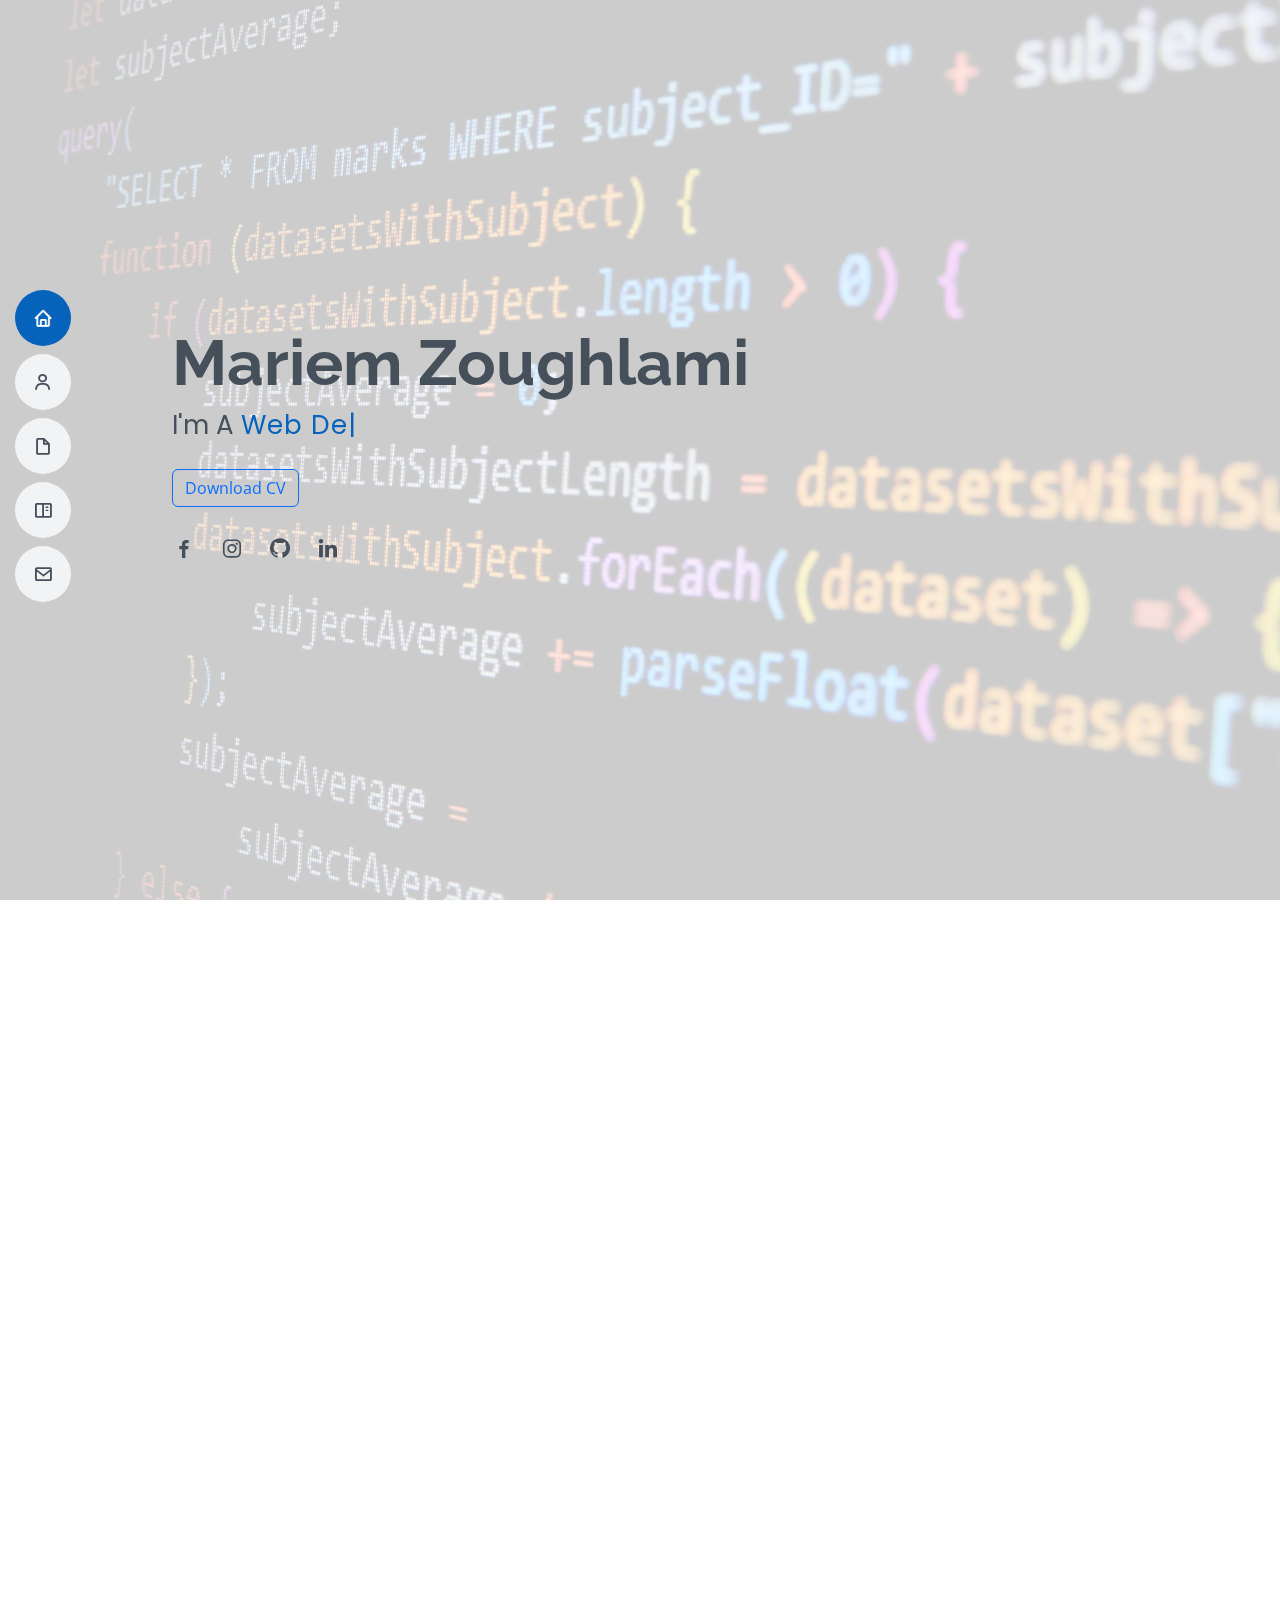
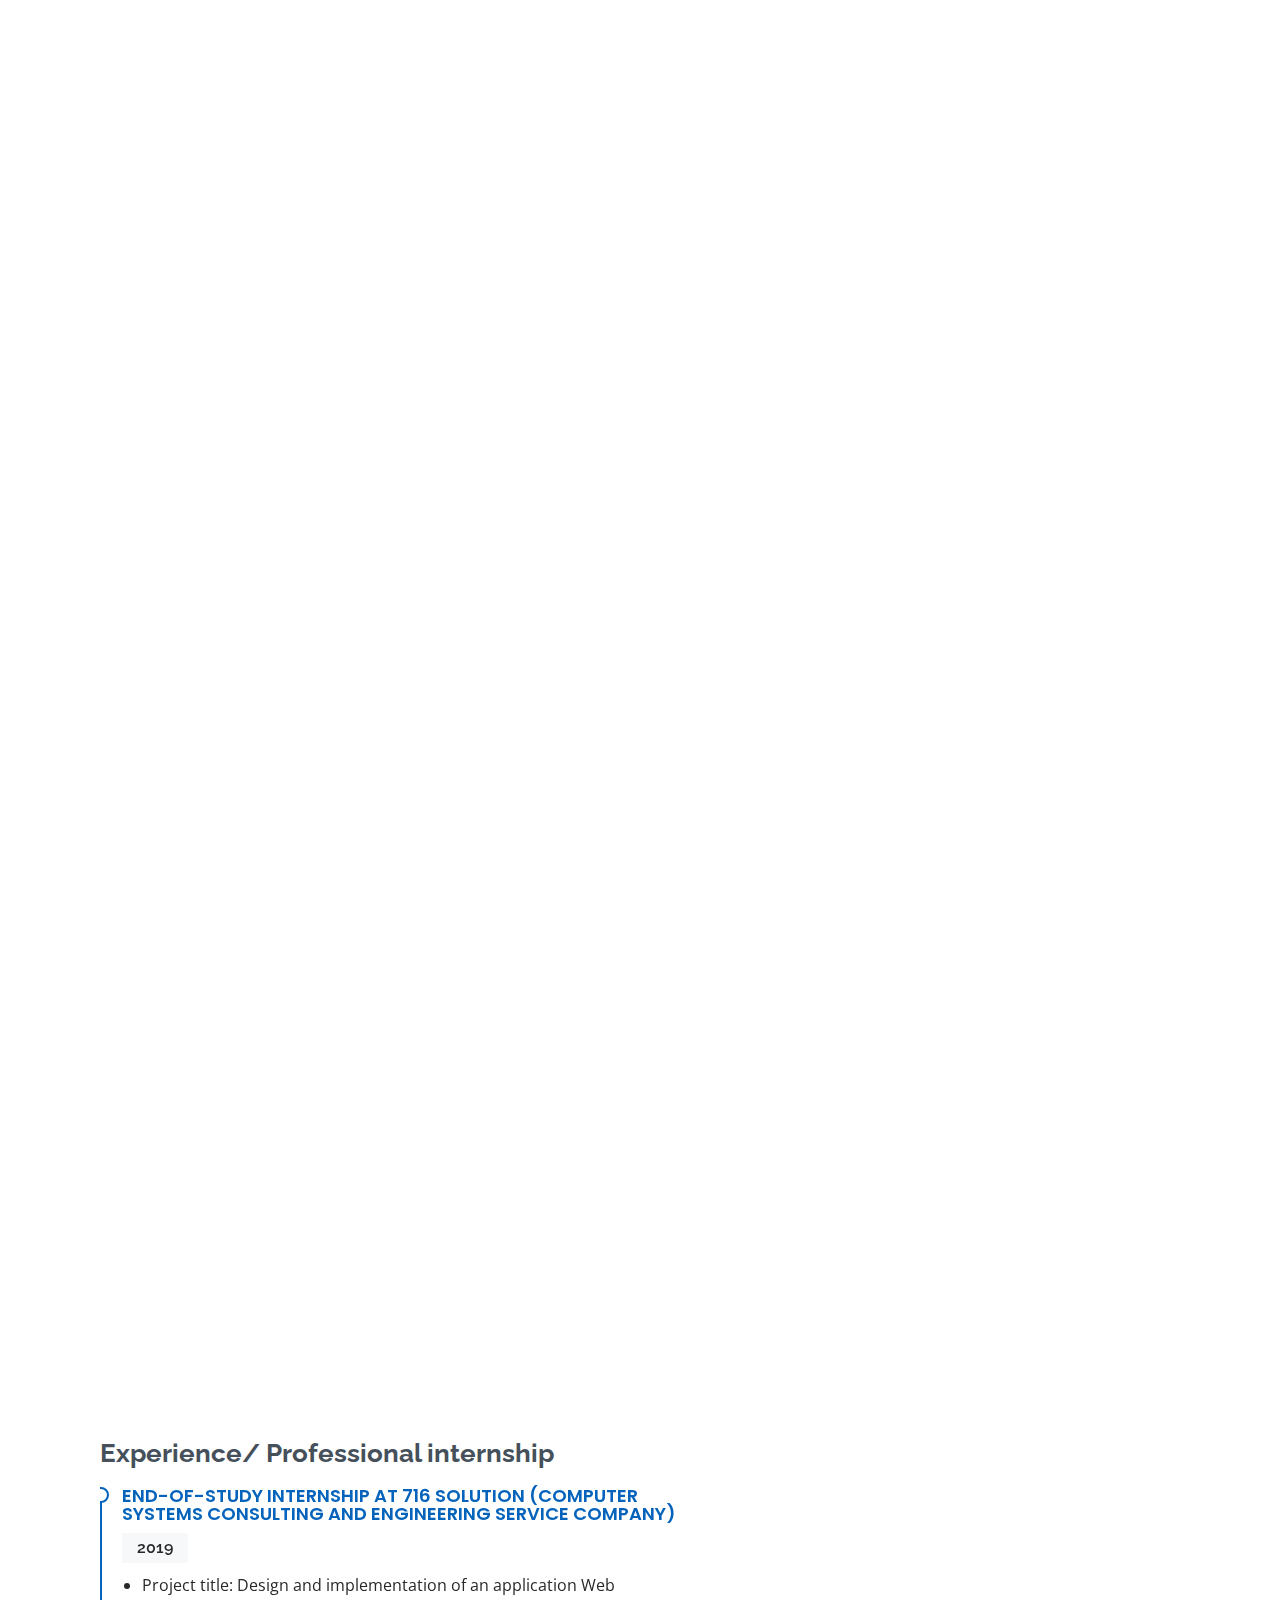
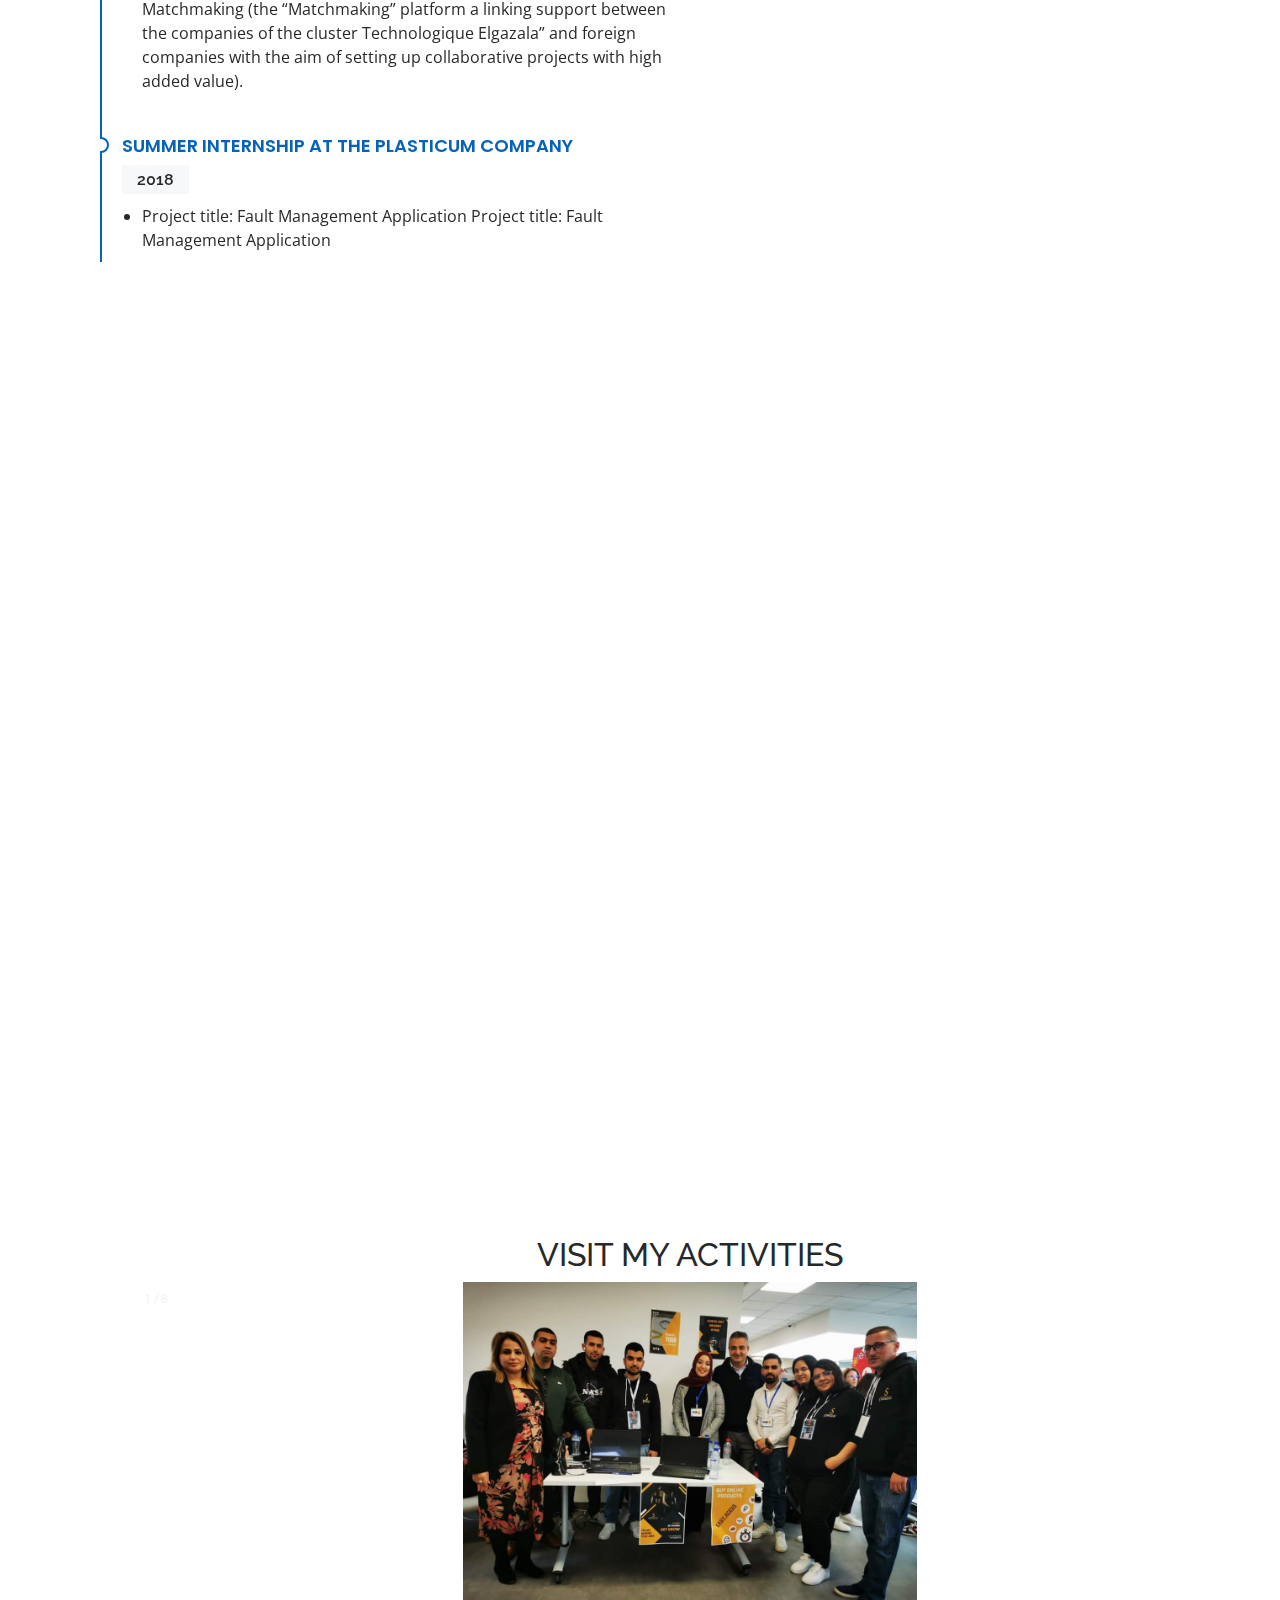
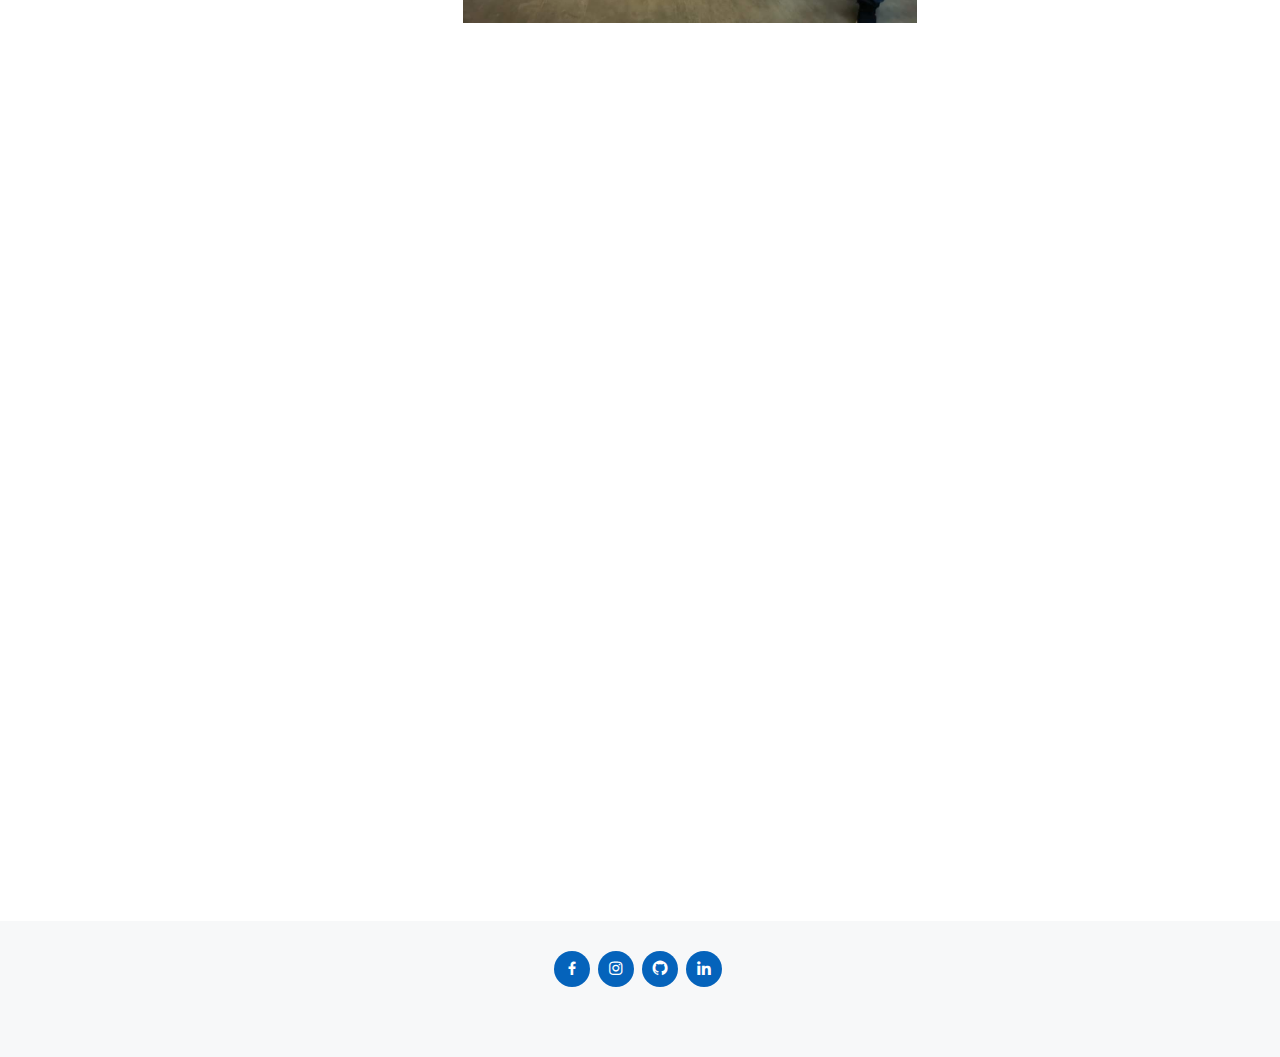
<file: index.html>
<!DOCTYPE html>
<html lang="en">

<head>
  <meta charset="utf-8">
  <meta content="width=device-width, initial-scale=1.0" name="viewport">

  <title>Mariem Zoughlami </title>
  <meta content="" name="description">
  <meta content="" name="keywords">
  <meta name="viewport" content="width=device-width, initial-scale=1">
  <style>
  body {
    font-family: Arial;
    margin: 0;
  }
  
  * {
    box-sizing: border-box;
  }
  
  img {
    vertical-align: middle;
  }
  
  /* Position the image container (needed to position the left and right arrows) */
  .container {
    position: relative;
  }
  
  /* Hide the images by default */
  .mySlides {
    display: none;
  }
  
  /* Add a pointer when hovering over the thumbnail images */
  .cursor {
    cursor: pointer;
  }
  
  /* Next & previous buttons */
  .prev,
  .next {
    cursor: pointer;
    position: absolute;
    top: 40%;
    width: auto;
    padding: 16px;
    margin-top: -50px;
    color: white;
    font-weight: bold;
    font-size: 20px;
    border-radius: 0 3px 3px 0;
    user-select: none;
    -webkit-user-select: none;
  }
  
  /* Position the "next button" to the right */
  .next {
    right: 0;
    border-radius: 3px 0 0 3px;
  }
  
  /* On hover, add a black background color with a little bit see-through */
  .prev:hover,
  .next:hover {
    background-color: rgba(0, 0, 0, 0.8);
  }
  
  /* Number text (1/3 etc) */
  .numbertext {
    color: #f2f2f2;
    font-size: 12px;
    padding: 8px 12px;
    position: absolute;
    top: 0;
  }
  
  /* Container for image text */
  .caption-container {
    text-align: center;
    background-color: #222;
    padding: 2px 16px;
    color: white;
  }
  
  .row:after {
    content: "";
    display: table;
    clear: both;
  }
  
  /* Six columns side by side */
  .column {
    float: left;
    width: 16.66%;
  }
  
  /* Add a transparency effect for thumnbail images */
  .demo {
    opacity: 0.6;
  }
  
  .active,
  .demo:hover {
    opacity: 1;
  }
  </style>

  <!-- Favicons -->
  <link href="assets/img/favicon.png" rel="icon">
  <link href="assets/img/apple-touch-icon.png" rel="apple-touch-icon">

  <!-- Google Fonts -->
  <link href="https://fonts.googleapis.com/css?family=Open+Sans:300,300i,400,400i,600,600i,700,700i|Raleway:300,300i,400,400i,500,500i,600,600i,700,700i|Poppins:300,300i,400,400i,500,500i,600,600i,700,700i" rel="stylesheet">

  <!-- Vendor CSS Files -->
  <link href="assets/vendor/aos/aos.css" rel="stylesheet">
  <link href="assets/vendor/bootstrap/css/bootstrap.min.css" rel="stylesheet">
  <link href="assets/vendor/bootstrap-icons/bootstrap-icons.css" rel="stylesheet">
  <link href="assets/vendor/boxicons/css/boxicons.min.css" rel="stylesheet">
  <link href="assets/vendor/glightbox/css/glightbox.min.css" rel="stylesheet">
  <link href="assets/vendor/swiper/swiper-bundle.min.css" rel="stylesheet">

  <!-- Template Main CSS File -->
  <link href="assets/css/style.css" rel="stylesheet">

  <!-- =======================================================
  * Template Name: MyResume - v4.10.0
  * Template URL: https://bootstrapmade.com/free-html-bootstrap-template-my-resume/
  * Author: BootstrapMade.com
  * License: https://bootstrapmade.com/license/
  ======================================================== -->
</head>

<body>
  <!-- <img src="https:../test.jpg"> -->
  <!-- <video class="fullscreen" src="https:../photo-1627398242454-45a1465c2479.webp" playsinline autoplay muted loop>
  </video> -->
  <!-- ======= Mobile nav toggle button ======= -->
  <!-- <button type="button" class="mobile-nav-toggle d-xl-none"><i class="bi bi-list mobile-nav-toggle"></i></button> -->
  <i class="bi bi-list mobile-nav-toggle d-lg-none"></i>
  <!-- ======= Header ======= -->
  <header id="header" class="d-flex flex-column justify-content-center">
<!-- <video src="../img/intellisense.mp4"></video> -->

    <nav id="navbar" class="navbar nav-menu">
      <ul>
        <li><a href="#hero" class="nav-link scrollto active"><i class="bx bx-home"></i> <span>Home</span></a></li>
        <li><a href="#about" class="nav-link scrollto"><i class="bx bx-user"></i> <span>About</span></a></li>
        <li><a href="#resume" class="nav-link scrollto"><i class="bx bx-file-blank"></i> <span>Resume</span></a></li>
        <li><a href="#portfolio" class="nav-link scrollto"><i class="bx bx-book-content"></i> <span>Portfolio</span></a></li>
        <!-- <li><a href="#services" class="nav-link scrollto"><i class="bx bx-server"></i> <span>Services</span></a></li> -->
        <li><a href="#contact" class="nav-link scrollto"><i class="bx bx-envelope"></i> <span>Contact</span></a></li>
      </ul>
    </nav><!-- .nav-menu -->

  </header><!-- End Header -->

  <!-- ======= Hero Section ======= -->
  <section id="hero" class="d-flex flex-column justify-content-center">
    <div class="container" data-aos="zoom-in" data-aos-delay="100">
      <h1> Mariem Zoughlami </h1>
      <p>I'm A <span class="typed" data-typed-items=" Web Developer"></span></p>
      <!-- <p>The goal is not to build a website. The goal is to build your business. With innovative and flexible website design and development.</p> -->
     <br><a href="assets/Zoughlami_Mariem_Resume.pdf" class="btn btn-outline-primary "  role="button" download="cv mariem-zoughlami"> Download CV</a>
     <!-- <button type="button" class="btn btn-outline-primary"  href="assets/omar-cv-enù.pdf">Download CV</button> -->
      <!-- <a class="custom-btn ms-btn m-r-5px" href="assets/omar-cv-enù.pdf">Download CV</a> -->

      <!-- <div class="ms-detail aos-init aos-animate" data-aos="fade-up" data-aos-duration="2000">
        <div class="info">
            <h1>My Self <span>Ayadi OussaMa</span></h1>
            <h2><span>-</span>I'm a Web Developer</h2>
            <p>The goal isn't to build a website. The goal is to build your business. With Creative, flexible and affordable website design and development.</p>
            <a class="custom-btn ms-btn m-r-5px" href="javascript:void(0)">Download CV</a>
          
        </div>
    </div>
      -->
     
      <div class="social-links">
        <!-- <a href="" class="twitter"><i class="bx bxl-twitter"></i></a> -->
        <a href="https://www.facebook.com/meriem.zouglhamiii?mibextid=ZbWKwL" class="facebook"><i class="bx bxl-facebook"></i></a>
        <a href="instagram.com/mariem_zoughlami" class="instagram"><i class="bx bxl-instagram"></i></a>
        <a href="https://github.com/MARYEM593" class="google-plus"><i class="bx bxl-github"></i></a>
        <a href="https://www.linkedin.com/in/mariem-zoughlami" class="linkedin"><i class="bx bxl-linkedin"></i></a>
      </div>
     
    </div>
  </section><!-- End Hero -->

  <main id="main">

    <!-- ======= About Section ======= -->
    <section id="about" class="about">
      <div class="container" data-aos="fade-up">

        <div class="section-title">
          <h2>About <span style="color: steelblue;">Me</span> </p> </h2> 
          <p>Software developer</p>
        </div>

        <div class="row">
          <div class="col-lg-4">
            <img src="assets/img/mariemzoughlemi.jpg" class="img-fluid" alt="">
          </div>
          <div class="col-lg-8 pt-4 pt-lg-0 content">
            <!-- <h3>Développeuse web.</h3> -->
            <p class="fst-italic">
              Full stack developer. A computer enthusiast, I learned programming from an early age in different computer languages (Javascript, PHP, AngularJS...) and created personal projects. Versatile, master the different technical stages of creating a website or web application; From understanding user needs to front-end and back-end development and maintenance.
            </p>
            <div class="row">
              <!-- <div class="col-lg-6">
                <ul>
                  <li><i class="bi bi-chevron-right"></i> <strong>Birthday:</strong> <span>1 May 1995</span></li>
                  <li><i class="bi bi-chevron-right"></i> <strong>Website:</strong> <span>www.example.com</span></li>
                  <li><i class="bi bi-chevron-right"></i> <strong>Phone:</strong> <span>+123 456 7890</span></li>
                  <li><i class="bi bi-chevron-right"></i> <strong>City:</strong> <span>New York, USA</span></li>
                </ul>
              </div> -->
              <div class="col-lg-6">
                <ul>
                  <li><i class="bi bi-chevron-right"></i> <strong>Full Name:</strong> <span>Mariem zoughlami</span></li>

                  <!-- <li><i class="bi bi-chevron-right"></i> <strong>Age:</strong> <span>28 Years</span></li> -->
                  <li><i class="bi bi-chevron-right"></i> <strong>Degree:</strong> <span>Master</span></li>
                  <li><i class="bi bi-chevron-right"></i> <strong>Email:</strong> <span>zoghlemi.mariem@esprit.tn</span></li>
                  <li><i class="bi bi-chevron-right"></i> <strong>Phone:</strong> <span>+21694386378</span></li>
                </ul>
              </div>
            </div>
            <!-- <p>
              Officiis eligendi itaque labore et dolorum mollitia officiis optio vero. Quisquam sunt adipisci omnis et ut. Nulla accusantium dolor incidunt officia tempore. Et eius omnis.
              Cupiditate ut dicta maxime officiis quidem quia. Sed et consectetur qui quia repellendus itaque neque. Aliquid amet quidem ut quaerat cupiditate. Ab et eum qui repellendus omnis culpa magni laudantium dolores.
            </p> -->
          </div>
        </div>

      </div>
    </section><!-- End About Section -->

    <!-- ======= Facts Section ======= -->
    <!-- <section id="facts" class="facts">
      <div class="container" data-aos="fade-up">

        <div class="section-title">
          <h2>Facts</h2>
          <p>Magnam dolores commodi suscipit. Necessitatibus eius consequatur ex aliquid fuga eum quidem. Sit sint consectetur velit. Quisquam quos quisquam cupiditate. Et nemo qui impedit suscipit alias ea. Quia fugiat sit in iste officiis commodi quidem hic quas.</p>
        </div>

        <div class="row">

          <div class="col-lg-3 col-md-6">
            <div class="count-box">
              <i class="bi bi-emoji-smile"></i>
              <span data-purecounter-start="0" data-purecounter-end="232" data-purecounter-duration="1" class="purecounter"></span>
              <p>Happy Clients</p>
            </div>
          </div>

          <div class="col-lg-3 col-md-6 mt-5 mt-md-0">
            <div class="count-box">
              <i class="bi bi-journal-richtext"></i>
              <span data-purecounter-start="0" data-purecounter-end="521" data-purecounter-duration="1" class="purecounter"></span>
              <p>Projects</p>
            </div>
          </div>

          <div class="col-lg-3 col-md-6 mt-5 mt-lg-0">
            <div class="count-box">
              <i class="bi bi-headset"></i>
              <span data-purecounter-start="0" data-purecounter-end="1463" data-purecounter-duration="1" class="purecounter"></span>
              <p>Hours Of Support</p>
            </div>
          </div>

          <div class="col-lg-3 col-md-6 mt-5 mt-lg-0">
            <div class="count-box">
              <i class="bi bi-award"></i>
              <span data-purecounter-start="0" data-purecounter-end="25" data-purecounter-duration="1" class="purecounter"></span>
              <p>Awards</p>
            </div>
          </div>

        </div>

      </div>
    </section>End Facts Section -->

    <!-- ======= Skills Section ======= -->
    <section id="skills" class="skills section-bg">
      <div class="container" data-aos="fade-up">

        <div class="section-title">
          <h2>Skills</h2>
          <!-- <p>Magnam dolores commodi suscipit. Necessitatibus eius consequatur ex aliquid fuga eum quidem. Sit sint consectetur velit. Quisquam quos quisquam cupiditate. Et nemo qui impedit suscipit alias ea. Quia fugiat sit in iste officiis commodi quidem hic quas.</p> -->
        </div>

        <div class="row skills-content">

          <div class="col-lg-6">

            <div class="progress">
              <span class="skill">HTML <i class="val">100%</i></span>
              <div class="progress-bar-wrap">
                <div class="progress-bar" role="progressbar" aria-valuenow="100" aria-valuemin="0" aria-valuemax="100"></div>
              </div>
            </div>

            <div class="progress">
              <span class="skill">CSS <i class="val">90%</i></span>
              <div class="progress-bar-wrap">
                <div class="progress-bar" role="progressbar" aria-valuenow="90" aria-valuemin="0" aria-valuemax="100"></div>
              </div>
            </div>

            <div class="progress">
              <span class="skill">JavaScript <i class="val">70%</i></span>
              <div class="progress-bar-wrap">
                <div class="progress-bar" role="progressbar" aria-valuenow="75" aria-valuemin="0" aria-valuemax="100"></div>
              </div>
            </div>

               <div class="progress">
              <span class="skill">EXPRESS JS <i class="val">80%</i></span>
              <div class="progress-bar-wrap">
                <div class="progress-bar" role="progressbar" aria-valuenow="80" aria-valuemin="0" aria-valuemax="100"></div>
              </div>
            </div>
            <div class="progress">
              <span class="skill"> VB.NET <i class="val">85%</i></span>
              <div class="progress-bar-wrap">
                <div class="progress-bar" role="progressbar" aria-valuenow="85" aria-valuemin="0" aria-valuemax="100"></div>
              </div>
            </div>
            <div class="progress">
              <span class="skill">PHP <i class="val">80%</i></span>
              <div class="progress-bar-wrap">
                <div class="progress-bar" role="progressbar" aria-valuenow="80" aria-valuemin="0" aria-valuemax="100"></div>
              </div>
            </div>

            <div class="progress">
              <span class="skill">JAVA <i class="val">59%</i></span>
              <div class="progress-bar-wrap">
                <div class="progress-bar" role="progressbar" aria-valuenow="59" aria-valuemin="0" aria-valuemax="100"></div>
              </div>
            </div>
          </div>

          <div class="col-lg-6">

            

            <div class="progress">
              <span class="skill">MYSQL <i class="val">80%</i></span>
              <div class="progress-bar-wrap">
                <div class="progress-bar" role="progressbar" aria-valuenow="80" aria-valuemin="0" aria-valuemax="100"></div>
              </div>
            </div>
            <div class="progress">
              <span class="skill">MONGODB <i class="val">56%</i></span>
              <div class="progress-bar-wrap">
                <div class="progress-bar" role="progressbar" aria-valuenow="56" aria-valuemin="0" aria-valuemax="100"></div>
              </div>
            </div>
            <div class="progress">
              <span class="skill">ANGULAR <i class="val">80%</i></span>
              <div class="progress-bar-wrap">
                <div class="progress-bar" role="progressbar" aria-valuenow="80" aria-valuemin="0" aria-valuemax="100"></div>
              </div>
            </div>

         

            <div class="progress">
              <span class="skill">SPRING FRAMEWORK <i class="val">80%</i></span>
              <div class="progress-bar-wrap">
                <div class="progress-bar" role="progressbar" aria-valuenow="80" aria-valuemin="0" aria-valuemax="100"></div>
              </div>
            </div>
            <div class="progress">
              <span class="skill"> PYTHON <i class="val">74%</i></span>
              <div class="progress-bar-wrap">
                <div class="progress-bar" role="progressbar" aria-valuenow="74" aria-valuemin="0" aria-valuemax="100"></div>
              </div>
            </div>
            <div class="progress">
              <span class="skill">LARAVEL <i class="val">80%</i></span>
              <div class="progress-bar-wrap">
                <div class="progress-bar" role="progressbar" aria-valuenow="80" aria-valuemin="0" aria-valuemax="100"></div>
              </div>
            </div>

            <div class="progress">
              <span class="skill">ORACLE <i class="val">60%</i></span>
              <div class="progress-bar-wrap">
                <div class="progress-bar" role="progressbar" aria-valuenow="60" aria-valuemin="0" aria-valuemax="100"></div>
              </div>
            </div>

          </div>

        </div>

      </div>
    </section><!-- End Skills Section -->

    <!-- ======= Resume Section ======= -->
    <section id="resume" class="resume">
      <div class="container" data-aos="fade-up">

        <div class="section-title">
          <h2>Resume</h2>
          <!-- <p>Magnam dolores commodi suscipit. Necessitatibus eius consequatur ex aliquid fuga eum quidem. Sit sint consectetur velit. Quisquam quos quisquam cupiditate. Et nemo qui impedit suscipit alias ea. Quia fugiat sit in iste officiis commodi quidem hic quas.</p> -->
        </div>

        <!-- <div class="row">
          <div class="col-lg-6">
            <h3 class="resume-title">Sumary</h3>
            <div class="resume-item pb-0">
              <h4>Brandon Johnson</h4>
              <p><em>Innovative and deadline-driven Graphic Designer with 3+ years of experience designing and developing user-centered digital/print marketing material from initial concept to final, polished deliverable.</em></p>
              <ul>
                <li>Portland par 127,Orlando, FL</li>
                <li>(123) 456-7891</li>
                <li>alice.barkley@example.com</li>
              </ul>
            </div> -->

            <h3 class="resume-title">Education</h3>
            <div class="resume-item">
              <h4>Certification of qualification  &amp; competence</h4>
              <h5>June 2022 - December 2022</h5>
              <p><em>Training at the elife center within the framework of teaching and supervision by the school of mindful engineers.</em></p>
              <p>In which, we study object-oriented programming, java, spring boot, node js, angular js, oracle, mongoDB and carry out versatile projects.</p>
            </div>
            <div class="resume-item">
              <h4>Master's degree </h4>
              <h5> 2020 - 2022</h5>
              <p><em>Information system   &amp; web.</em></p>
              <p>The Higher Institute of Computer Science of kef.</p>
            </div>
            <div class="resume-item">
              <h4>Applied Degree in computer science </h4>
              <h5> 2016 - 2019</h5>
              <p><em>Computer science   &amp; programming.</em></p>
              <p>The Higher Institute of Computer Science of kef.</p>
            </div>
            <div class="resume-item">
              <h4>Bachelor in Computer Engineering</h4>
              <h5>2015 - 2016</h5>
              <p><em>Bougatfa, Sidi Hassine Tunis</em></p>
              <!-- <p>Quia nobis sequi est occaecati aut. Repudiandae et iusto quae reiciendis et quis Eius vel ratione eius unde vitae rerum voluptates asperiores voluptatem Earum molestiae consequatur neque etlon sader mart dila</p> -->
            </div>
          </div>
          <div class="col-lg-6">
            <h3 class="resume-title">Experience/ Professional internship</h3>
            <div class="resume-item">
              <h4>End-of-study internship at 716 Solution (computer systems consulting and engineering service company)</h4>
              <h5>2019</h5>
              <!-- <p><em>Experion, New York, NY </em></p> -->
              <ul>
                <li>Project title: Design and implementation of an application

                  Web Matchmaking (the “Matchmaking” platform a
                  
                  linking support between the companies of the cluster
                  
                  Technologique Elgazala” and foreign companies with the aim of setting up collaborative projects with high added value).</li>
              </ul>
            </div>
            <div class="resume-item">
              <h4>Summer internship at the Plasticum Company</h4>
              <h5>2018</h5>
              <!-- <p><em>Stepping Stone Advertising, New York, NY</em></p> -->
              <ul>
                <li>Project title: Fault Management Application Project title: Fault Management Application</li>
              </ul>
            </div>

            <!-- <div class="resume-item">
              <h4>Administrative agent</h4>
              <h5>2017</h5> -->
              <!-- <p><em>Stepping Stone Advertising, New York, NY</em></p> -->
              <!-- <ul>
                <li>Project title: Fault Management Application Project title: Fault Management Application</li>
              </ul>
            </div> -->

          </div>
        </div>

      </div>
    </section><!-- End Resume Section -->

    <!-- ======= Portfolio Section ======= -->
    <section id="portfolio" class="portfolio section-bg">
      <div class="container" data-aos="fade-up">

        <div class="section-title">
          <h2>Portfolio</h2>
          <p>My Experience</p>
        </div>

        <!-- <div class="row">
          <div class="col-lg-12 d-flex justify-content-center" data-aos="fade-up" data-aos-delay="100">
            <ul id="portfolio-flters">
              <li data-filter="*" class="filter-active">All</li>
              <li data-filter=".filter-app">App</li>
              <li data-filter=".filter-card">Card</li>
              <li data-filter=".filter-web">Web</li>
            </ul>
          </div>
        </div> -->

        <div class="row portfolio-container" data-aos="fade-up" data-aos-delay="200">

          <div class="col-lg-4 col-md-6 portfolio-item filter-app">
            <div class="portfolio-wrap">
              <img src="assets/img/portfolio/CAPADMIN1 - Copie.PNG" class="img-fluid" alt="">
              <div class="portfolio-info">
                <h4>SiccaPlan</h4>
                <p>Web</p>
                <div class="portfolio-links">
                  <a href="assets/img/portfolio/CAPADMIN1 - Copie.PNG" data-gallery="portfolioGallery" class="portfolio-lightbox" title="App 1"><i class="bx bx-plus"></i></a>
                  <a href="portfolio-details.html" class="portfolio-details-lightbox" data-glightbox="type: external" title="Portfolio Details"><i class="bx bx-link"></i></a>
                </div>
              </div>
            </div>
          </div>

          <div class="col-lg-4 col-md-6 portfolio-item filter-web">
            <div class="portfolio-wrap">
              <img src="assets/img/portfolio/admin java.PNG" class="img-fluid" alt="">
              <div class="portfolio-info">
                <h4>SiccaPlan</h4>
                <p>Desktop</p>
                <div class="portfolio-links">
                  <a href="assets/img/portfolio/admin java.PNG" data-gallery="portfolioGallery" class="portfolio-lightbox" title="Web 3"><i class="bx bx-plus"></i></a>
                  <a href="desctop.html" class="portfolio-details-lightbox" data-glightbox="type: external" title="Portfolio Details"><i class="bx bx-link"></i></a>
                </div>
              </div>
            </div>
          </div>

          <div class="col-lg-4 col-md-6 portfolio-item filter-card">
            <div class="portfolio-wrap">
              <img src="assets/img/portfolio/Capture22.PNG" class="img-fluid" alt="">
              <div class="portfolio-info">
                <h4>LGAPPI</h4>
                <p>Web</p>
                <div class="portfolio-links">
                  <a href="assets/img/portfolio/Capture22.PNG" data-gallery="portfolioGallery" class="portfolio-lightbox" title="Card 2"><i class="bx bx-plus"></i></a>
                  <a href="sars.html" class="portfolio-details-lightbox" data-glightbox="type: external" title="Portfolio Details"><i class="bx bx-link"></i></a>
                </div>
              </div>
            </div>
          </div>


          <div class="col-lg-4 col-md-6 portfolio-item filter-card">
            <div class="portfolio-wrap">
              <img src="assets/img/portfolio/Capture.PNG" class="img-fluid" alt="">
              <div class="portfolio-info">
                <h4>Matchmaking</h4>
                <p>Web</p>
                <div class="portfolio-links">
                  <a href="assets/img/portfolio/Capture.PNG" data-gallery="portfolioGallery" class="portfolio-lightbox" title="Card 2"><i class="bx bx-plus"></i></a>
                  <a href="matchmaking.html" class="portfolio-details-lightbox" data-glightbox="type: external" title="Portfolio Details"><i class="bx bx-link"></i></a>
                </div>
              </div>
            </div>
          </div>

          <div class="col-lg-4 col-md-6 portfolio-item filter-web">
            <div class="portfolio-wrap">
              <img src="assets/img/portfolio/Capturede.PNG" class="img-fluid" alt="">
              <div class="portfolio-info">
                <h4>Default Management</h4>
                <p>Desktop</p>
                <div class="portfolio-links">
                  <a href="assets/img/portfolio/Capturede.PNG" data-gallery="portfolioGallery" class="portfolio-lightbox" title="Web 2"><i class="bx bx-plus"></i></a>
                  <a href="defaut.html" class="portfolio-details-lightbox" data-glightbox="type: external" title="Portfolio Details"><i class="bx bx-link"></i></a>
                </div>
              </div>
            </div>
          </div>

        

        </div>

      </div>
    </section><!-- End Portfolio Section -->

    <!-- ======= Services Section ======= -->
    <!-- <section id="services" class="services">
      <div class="container" data-aos="fade-up">

        <div class="section-title">
          <h2>VISIT MY ACTIVITIES</h2>
           <p>Magnam dolores commodi suscipit. Necessitatibus eius consequatur ex aliquid fuga eum quidem. Sit sint consectetur velit. Quisquam quos quisquam cupiditate. Et nemo qui impedit suscipit alias ea. Quia fugiat sit in iste officiis commodi quidem hic quas.</p> 
         </div>

        <div class="row">

          <div class="col-lg-4 col-md-6 d-flex align-items-stretch" data-aos="zoom-in" data-aos-delay="100">
            <div class="icon-box iconbox-blue">
              <div class="icon">
                <svg width="100" height="100" viewBox="0 0 600 600" xmlns="http://www.w3.org/2000/svg">
                  <path stroke="none" stroke-width="0" fill="#f5f5f5" d="M300,521.0016835830174C376.1290562159157,517.8887921683347,466.0731472004068,529.7835943286574,510.70327084640275,468.03025145048787C554.3714126377745,407.6079735673963,508.03601936045806,328.9844924480964,491.2728898941984,256.3432110539036C474.5976632858925,184.082847569629,479.9380746630129,96.60480741107993,416.23090153303,58.64404602377083C348.86323505073057,18.502131276798302,261.93793281208167,40.57373210992963,193.5410806939664,78.93577620505333C130.42746243093433,114.334589627462,98.30271207620316,179.96522072025542,76.75703585869454,249.04625023123273C51.97151888228291,328.5150500222984,13.704378332031375,421.85034740162234,66.52175969318436,486.19268352777647C119.04800174914682,550.1803526380478,217.28368757567262,524.383925680826,300,521.0016835830174"></path>
                
                </svg>
                <i class="bx bxl-dribbble"></i>
              </div>
               <h4><a href="">Lorem Ipsum</a></h4> 
      <p>Voluptatum deleniti atque corrupti quos dolores et quas molestias excepturi</p>
            </div>
          </div>

          <div class="col-lg-4 col-md-6 d-flex align-items-stretch mt-4 mt-md-0" data-aos="zoom-in" data-aos-delay="200">
            <div class="icon-box iconbox-orange ">
              <div class="icon">
                <svg width="100" height="100" viewBox="0 0 600 600" xmlns="http://www.w3.org/2000/svg">
                  <path stroke="none" stroke-width="0" fill="#f5f5f5" d="M300,582.0697525312426C382.5290701553225,586.8405444964366,449.9789794690241,525.3245884688669,502.5850820975895,461.55621195738473C556.606425686781,396.0723002908107,615.8543463187945,314.28637112970534,586.6730223649479,234.56875336149918C558.9533121215079,158.8439757836574,454.9685369536778,164.00468322053177,381.49747125262974,130.76875717737553C312.15926192815925,99.40240125094834,248.97055460311594,18.661163978235184,179.8680185752513,50.54337015887873C110.5421016452524,82.52863877960104,119.82277516462835,180.83849132639028,109.12597500060166,256.43424936330496C100.08760227029461,320.3096726198365,92.17705696193138,384.0621239912766,124.79988738764834,439.7174275375508C164.83382741302287,508.01625554203684,220.96474134820875,577.5009287672846,300,582.0697525312426"></path>
                </svg>
                <i class="bx bx-file"></i>
              </div>
              <h4><a href="">Sed Perspiciatis</a></h4>
              <p>Duis aute irure dolor in reprehenderit in voluptate velit esse cillum dolore</p>
            </div>
          </div>

          <div class="col-lg-4 col-md-6 d-flex align-items-stretch mt-4 mt-lg-0" data-aos="zoom-in" data-aos-delay="300">
            <div class="icon-box iconbox-pink">
              <div class="icon">
                <svg width="100" height="100" viewBox="0 0 600 600" xmlns="http://www.w3.org/2000/svg">
                  <path stroke="none" stroke-width="0" fill="#f5f5f5" d="M300,541.5067337569781C382.14930387511276,545.0595476570109,479.8736841581634,548.3450877840088,526.4010558755058,480.5488172755941C571.5218469581645,414.80211281144784,517.5187510058486,332.0715597781072,496.52539010469104,255.14436215662573C477.37192572678356,184.95920475031193,473.57363656557914,105.61284051026155,413.0603344069578,65.22779650032875C343.27470386102294,18.654635553484475,251.2091493199835,5.337323636656869,175.0934190732945,40.62881213300186C97.87086631185822,76.43348514350839,51.98124368387456,156.15599469081315,36.44837278890362,239.84606092416172C21.716077023791087,319.22268207091537,43.775223500013084,401.1760424656574,96.891909868211,461.97329694683043C147.22146801428983,519.5804099606455,223.5754009179313,538.201503339737,300,541.5067337569781"></path>
                </svg>
                <i class="bx bx-tachometer"></i>
              </div>
              <h4><a href="">Magni Dolores</a></h4>
              <p>Excepteur sint occaecat cupidatat non proident, sunt in culpa qui officia</p>
            </div>
          </div>

          <div class="col-lg-4 col-md-6 d-flex align-items-stretch mt-4" data-aos="zoom-in" data-aos-delay="100">
            <div class="icon-box iconbox-yellow">
              <div class="icon">
                <svg width="100" height="100" viewBox="0 0 600 600" xmlns="http://www.w3.org/2000/svg">
                  <path stroke="none" stroke-width="0" fill="#f5f5f5" d="M300,503.46388370962813C374.79870501325706,506.71871716319447,464.8034551963731,527.1746412648533,510.4981551193396,467.86667711651364C555.9287308511215,408.9015244558933,512.6030010748507,327.5744911775523,490.211057578863,256.5855673507754C471.097692560561,195.9906835881958,447.69079081568157,138.11976852964426,395.19560036434837,102.3242989838813C329.3053358748298,57.3949838291264,248.02791733380457,8.279543830951368,175.87071277845988,42.242879143198664C103.41431057327972,76.34704239035025,93.79494320519305,170.9812938413882,81.28167332365135,250.07896920659033C70.17666984294237,320.27484674793965,64.84698225790005,396.69656628748305,111.28512138212992,450.4950937839243C156.20124167950087,502.5303643271138,231.32542653798444,500.4755392045468,300,503.46388370962813"></path>
                </svg>
                <i class="bx bx-layer"></i>
              </div>
              <h4><a href="">Nemo Enim</a></h4>
              <p>At vero eos et accusamus et iusto odio dignissimos ducimus qui blanditiis</p>
            </div>
          </div>

          <div class="col-lg-4 col-md-6 d-flex align-items-stretch mt-4" data-aos="zoom-in" data-aos-delay="200">
            <div class="icon-box iconbox-red">
              <div class="icon">
                <svg width="100" height="100" viewBox="0 0 600 600" xmlns="http://www.w3.org/2000/svg">
                  <path stroke="none" stroke-width="0" fill="#f5f5f5" d="M300,532.3542879108572C369.38199826031484,532.3153073249985,429.10787420159085,491.63046689027357,474.5244479745417,439.17860296908856C522.8885846962883,383.3225815378663,569.1668002868075,314.3205725914397,550.7432151929288,242.7694973846089C532.6665558377875,172.5657663291529,456.2379748765914,142.6223662098291,390.3689995646985,112.34683881706744C326.66090330228417,83.06452184765237,258.84405631176094,53.51806209861945,193.32584062364296,78.48882559362697C121.61183558270385,105.82097193414197,62.805066853699245,167.19869350419734,48.57481801355237,242.6138429142374C34.843463184063346,315.3850353017275,76.69343916112496,383.4422959591041,125.22947124332185,439.3748458443577C170.7312796277747,491.8107796887764,230.57421082200815,532.3932930995766,300,532.3542879108572"></path>
                </svg>
                <i class="bx bx-slideshow"></i>
              </div>
              <h4><a href="">Dele Cardo</a></h4>
              <p>Quis consequatur saepe eligendi voluptatem consequatur dolor consequuntur</p>
            </div>
          </div>

          <div class="col-lg-4 col-md-6 d-flex align-items-stretch mt-4" data-aos="zoom-in" data-aos-delay="300">
            <div class="icon-box iconbox-teal">
              <div class="icon">
                <svg width="100" height="100" viewBox="0 0 600 600" xmlns="http://www.w3.org/2000/svg">
                  <path stroke="none" stroke-width="0" fill="#f5f5f5" d="M300,566.797414625762C385.7384707136149,576.1784315230908,478.7894351017131,552.8928747891023,531.9192734346935,484.94944893311C584.6109503024035,417.5663521118492,582.489472248146,322.67544863468447,553.9536738515405,242.03673114598146C529.1557734026468,171.96086150256528,465.24506316201064,127.66468636344209,395.9583748389544,100.7403814666027C334.2173773831606,76.7482773500951,269.4350130405921,84.62216499799875,207.1952322260088,107.2889140133804C132.92018162631612,134.33871894543012,41.79353780512637,160.00259165414826,22.644507872594943,236.69541883565114C3.319112789854554,314.0945973066697,72.72355303640163,379.243833228382,124.04198916343866,440.3218312028393C172.9286146004772,498.5055451809895,224.45579914871206,558.5317968840102,300,566.797414625762"></path>
                </svg>
                <i class="bx bx-arch"></i>
              </div>
              <h4><a href="">Divera Don</a></h4>
              <p>Modi nostrum vel laborum. Porro fugit error sit minus sapiente sit aspernatur</p>
            </div>
          </div>

        </div>

      </div>
    </section> -->
    
    
    <!-- End Services Section -->

    <!-- ======= Testimonials Section ======= -->
   

        <!-- <div class="section-title">
          <h2>VISIT MY ACTIVITIES</h2>
        </div> -->

<!-- Container for the image gallery -->
<section>

<h2 style="text-align:center"> VISIT MY ACTIVITIES</h2>

<div class="container">
  <div class="mySlides">
    <div class="numbertext">1 / 8</div>
    <img src="assets/img/FB_IMG_1671137635570.jpg"  idth="400"
    height="341">
  </div>

  <div class="mySlides">
    <div class="numbertext">2 / 8</div>
    <img src="assets/img/IMG-20220624-WA0017.jpg"  idth="400"
    height="341">
  </div>

  <div class="mySlides">
    <div class="numbertext">3 / 8</div>
    <img src="assets/img/IMG-20221003-WA0000.jpg"  idth="400"
    height="341">
  </div>
    
  <div class="mySlides">
    <div class="numbertext">4 / 8</div>
    <img src="assets/img/IMG20220517101149.jpg"  idth="400"
    height="341">
  </div>

  <div class="mySlides">
    <div class="numbertext">5 / 8</div>
    <img src="assets/img/orca-image--546879923.jpeg"  idth="400"
    height="341">
  </div>
    
  <div class="mySlides">
    <div class="numbertext">6 / 8</div>
    <img src="assets/img/FB_IMG_1671124181029.jpg" idth="400"
    height="341">
  </div>
  <div class="mySlides">
    <div class="numbertext">7 / 8</div>
    <img src="assets/img/IMG-20220624-WA0025.jpg" idth="400"
    height="341">
  </div>

  <div class="mySlides">
    <div class="numbertext">8 / 8</div>
    <img src="assets/img/FB_IMG_1671124068730.jpg"   width="400"
    height="341">
  </div>
  <a class="prev" onclick="plusSlides(-1)">❮</a>
  <a class="next" onclick="plusSlides(1)">❯</a>



</div>

</section>

    <!------------------------------->
 <section id="facts" class="facts">
      <div class="container" data-aos="fade-up">

        <div class="row">

          <div class="col-lg-3 col-md-6">
            <div class="count-box">
              <i class="bi bi-emoji-smile"></i>
              <span data-purecounter-start="0" data-purecounter-end="10" data-purecounter-duration="1" class="purecounter"></span>
              <p>Happy Clients</p>
            </div>
          </div>

          <div class="col-lg-3 col-md-6 mt-5 mt-md-0">
            <div class="count-box">
              <i class="bi bi-journal-richtext"></i>
              <span data-purecounter-start="0" data-purecounter-end="6" data-purecounter-duration="1" class="purecounter"></span>
              <p>Projects</p>
            </div>
          </div>

          <div class="col-lg-3 col-md-6 mt-5 mt-lg-0">
            <div class="count-box">
              <i class="bi bi-headset"></i>
              <span data-purecounter-start="0" data-purecounter-end="963" data-purecounter-duration="1" class="purecounter"></span>
              <p>Hours Of Support</p>
            </div>
          </div>

          <div class="col-lg-3 col-md-6 mt-5 mt-lg-0">
            <div class="count-box">
              <i class="bi bi-award"></i>
              <span data-purecounter-start="0" data-purecounter-end="10" data-purecounter-duration="1" class="purecounter"></span>
              <p>Awards</p>
            </div>
          </div>

        </div>

      </div>
    </section>
    <!-- ======= Contact Section ======= -->
    <section id="contact" class="contact">
      <div class="container" data-aos="fade-up">

        <div class="section-title">
          <h2>Contact</h2>
        </div>

        <div class="row mt-1">

          <div class="col-lg-4">
            <div class="info">
              <div class="address">
                <i class="bi bi-geo-alt"></i>
                <h4>Location:</h4>
                <p>5 Rue Moliere Sidi Hassine Tunis</p>
              </div>

              <div class="email">
                <i class="bi bi-envelope"></i>
                <h4>Email:</h4>
                <p>zoghlemi.mariem@esprit.tn</p>
              </div>

              <div class="phone">
                <i class="bi bi-phone"></i>
                <h4>Call:</h4>
                <p>+2169438638</p>
              </div>

            </div>

          </div>

          <div class="col-lg-8 mt-5 mt-lg-0">

            <form action="forms/contact.php" method="post" role="form" class="php-email-form">
              <div class="row">
                <div class="col-md-6 form-group">
                  <input type="text" name="name" class="form-control" id="name" placeholder="Your Name" required>
                </div>
                <div class="col-md-6 form-group mt-3 mt-md-0">
                  <input type="email" class="form-control" name="email" id="email" placeholder="Your Email" required>
                </div>
              </div>
              <div class="form-group mt-3">
                <input type="text" class="form-control" name="subject" id="subject" placeholder="Subject" required>
              </div>
              <div class="form-group mt-3">
                <textarea class="form-control" name="message" rows="5" placeholder="Message" required></textarea>
              </div>
              <div class="my-3">
                <div class="loading">Loading</div>
                <div class="error-message"></div>
                <div class="sent-message">Your message has been sent. Thank you!</div>
              </div>
              <div class="text-center" >
                <!-- <button type="submit">Send Message</button> -->
              <a type="button" class="btn btn-outline-primary" href = "mailto:zoghlemi.mariem@esprit.tn">Send Message</a>
              </div>
            </form>

          </div>

        </div>

      </div>
    </section><!-- End Contact Section -->

  </main><!-- End #main -->

  <!-- ======= Footer ======= -->
  <footer id="footer">
    <div class="container">
      <!-- <a href="#"><img  src="assets/img/mariemzoughlemi.jpg" class="w-25" alt="logo-image"></a>
      <h3>Mariem Zoughlemi</h3> -->
      <!-- <p>Et aut eum quis fuga eos sunt ipsa nihil. Labore corporis magni eligendi fuga maxime saepe commodi placeat.</p> -->
      <div class="social-links">
        <!-- <a href="#" class="twitter"><i class="bx bxl-twitter"></i></a> -->
        <a href="https://www.facebook.com/meriem.zouglhamiii?mibextid=ZbWKwL" class="facebook"><i class="bx bxl-facebook"></i></a>
        <a href="instagram.com/mariem_zoughlami" class="instagram"><i class="bx bxl-instagram"></i></a>
        <a href="https://github.com/MARYEM593" class="google-plus"><i class="bx bxl-github"></i></a>
        <a href="https://www.linkedin.com/in/mariem-zoughlami" class="linkedin"><i class="bx bxl-linkedin"></i></a>
      </div>
      <!-- <div class="copyright">
        &copy; Copyright <strong><span>MyResume</span></strong>. All Rights Reserved
      </div> -->
      <div class="credits">
        <!-- All the links in the footer should remain intact. -->
        <!-- You can delete the links only if you purchased the pro version. -->
        <!-- Licensing information: [license-url] -->
        <!-- Purchase the pro version with working PHP/AJAX contact form: https://bootstrapmade.com/free-html-bootstrap-template-my-resume/ -->
        <!-- Designed by <a href="https://bootstrapmade.com/">BootstrapMade</a> -->
      </div>
    </div>
  </footer><!-- End Footer -->

  <div id="preloader"></div>
  <a href="#" class="back-to-top d-flex align-items-center justify-content-center"><i class="bi bi-arrow-up-short"></i></a>

  <!-- Vendor JS Files -->
  <script src="assets/vendor/purecounter/purecounter_vanilla.js"></script>
  <script src="assets/vendor/aos/aos.js"></script>
  <script src="assets/vendor/bootstrap/js/bootstrap.bundle.min.js"></script>
  <script src="assets/vendor/glightbox/js/glightbox.min.js"></script>
  <script src="assets/vendor/isotope-layout/isotope.pkgd.min.js"></script>
  <script src="assets/vendor/swiper/swiper-bundle.min.js"></script>
  <script src="assets/vendor/typed.js/typed.min.js"></script>
  <script src="assets/vendor/waypoints/noframework.waypoints.js"></script>
  <script src="assets/vendor/php-email-form/validate.js"></script>

  <!-- Template Main JS File -->
  <script src="assets/js/main.js"></script>


  <script>
    let slideIndex = 1;
    showSlides(slideIndex);
    
    function plusSlides(n) {
      showSlides(slideIndex += n);
    }
    
    function currentSlide(n) {
      showSlides(slideIndex = n);
    }
    
    function showSlides(n) {
      let i;
      let slides = document.getElementsByClassName("mySlides");
      let dots = document.getElementsByClassName("demo");
      let captionText = document.getElementById("caption");
      if (n > slides.length) {slideIndex = 1}
      if (n < 1) {slideIndex = slides.length}
      for (i = 0; i < slides.length; i++) {
        slides[i].style.display = "none";
      }
      for (i = 0; i < dots.length; i++) {
        dots[i].className = dots[i].className.replace(" active", "");
      }
      slides[slideIndex-1].style.display = "block";
      dots[slideIndex-1].className += " active";
      captionText.innerHTML = dots[slideIndex-1].alt;
    }
    </script>
        




</body>

</html>
</file>
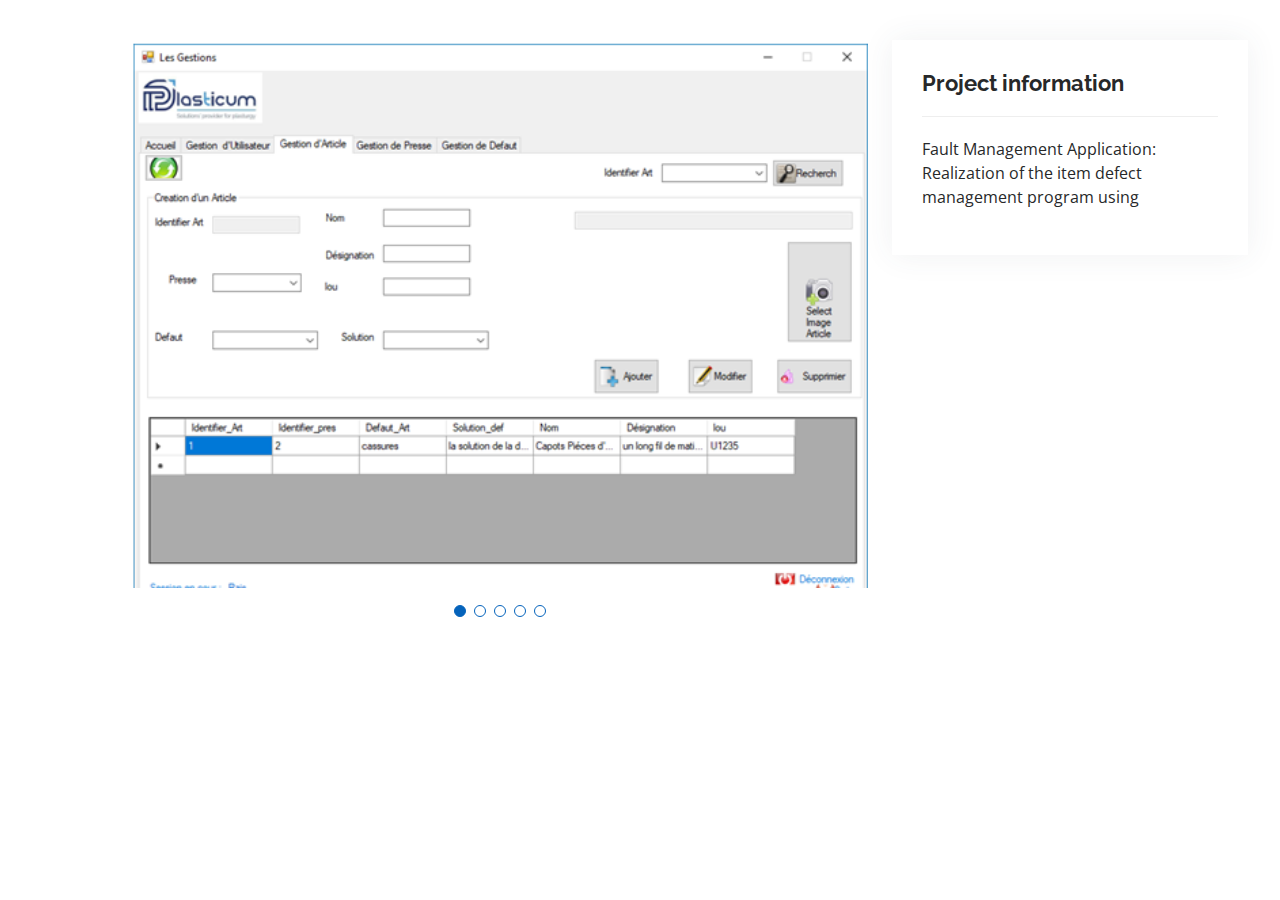
<file: defaut.html>
<!DOCTYPE html>
<html lang="en">

<head>
  <meta charset="utf-8">
  <meta content="width=device-width, initial-scale=1.0" name="viewport">

  <title>Portfolio Details - Personal Bootstrap Template</title>
  <meta content="" name="description">
  <meta content="" name="keywords">

  <!-- Favicons -->
  <link href="assets/img/favicon.png" rel="icon">
  <link href="assets/img/apple-touch-icon.png" rel="apple-touch-icon">

  <!-- Google Fonts -->
  <link href="https://fonts.googleapis.com/css?family=Open+Sans:300,300i,400,400i,600,600i,700,700i|Raleway:300,300i,400,400i,500,500i,600,600i,700,700i|Poppins:300,300i,400,400i,500,500i,600,600i,700,700i" rel="stylesheet">

  <!-- Vendor CSS Files -->
  <link href="assets/vendor/aos/aos.css" rel="stylesheet">
  <link href="assets/vendor/bootstrap/css/bootstrap.min.css" rel="stylesheet">
  <link href="assets/vendor/bootstrap-icons/bootstrap-icons.css" rel="stylesheet">
  <link href="assets/vendor/boxicons/css/boxicons.min.css" rel="stylesheet">
  <link href="assets/vendor/glightbox/css/glightbox.min.css" rel="stylesheet">
  <link href="assets/vendor/swiper/swiper-bundle.min.css" rel="stylesheet">

  <!-- Template Main CSS File -->
  <link href="assets/css/style.css" rel="stylesheet">

  <!-- =======================================================
  * Template Name: MyResume - v4.10.0
  * Template URL: https://bootstrapmade.com/free-html-bootstrap-template-my-resume/
  * Author: BootstrapMade.com
  * License: https://bootstrapmade.com/license/
  ======================================================== -->
</head>

<body>

  <main id="main">

    <!-- ======= Portfolio Details Section ======= -->
    <section id="portfolio-details" class="portfolio-details">
      <div class="container">

        <div class="row gy-4">

          <div class="col-lg-8">
            <div class="portfolio-details-slider swiper">
              <div class="swiper-wrapper align-items-center">

                <div class="swiper-slide">
                  <img src="assets/img/portfolio/Captur100e.PNG" alt="">
                </div>

                <div class="swiper-slide">
                  <img src="assets/img/portfolio/Capture140.PNG" alt="">
                </div>

                <div class="swiper-slide">
                  <img src="assets/img/portfolio/Capture478.PNG" alt="">
                </div>

                <div class="swiper-slide">
                  <img src="assets/img/portfolio/Capturenn.PNG" alt="">
                </div>
                <div class="swiper-slide">
                  <img src="assets/img/portfolio/ddsPNG.PNG" alt="">
                </div>
              
              </div>
              <div class="swiper-pagination"></div>
            </div>
          </div>

          <div class="col-lg-4">
            <div class="portfolio-info">
              <h3>Project information</h3>
              <p>
                Fault Management Application:
Realization of the item defect management program using </p>             <!-- <ul>
                <li><strong>Category</strong>: Web design</li>
                <li><strong>Client</strong>: ASU Company</li>
                <li><strong>Project date</strong>: 01 March, 2020</li>
                <li><strong>Project URL</strong>: <a href="#">www.example.com</a></li>
              </ul> -->
            </div>
            <div class="portfolio-description">
              <!-- <h2>This is an example of portfolio detail</h2> -->
             
            </div>
          </div>

        </div>

      </div>
    </section><!-- End Portfolio Details Section -->

  </main><!-- End #main -->

  <div id="preloader"></div>
  <a href="#" class="back-to-top d-flex align-items-center justify-content-center"><i class="bi bi-arrow-up-short"></i></a>

  <!-- Vendor JS Files -->
  <script src="assets/vendor/purecounter/purecounter_vanilla.js"></script>
  <script src="assets/vendor/aos/aos.js"></script>
  <script src="assets/vendor/bootstrap/js/bootstrap.bundle.min.js"></script>
  <script src="assets/vendor/glightbox/js/glightbox.min.js"></script>
  <script src="assets/vendor/isotope-layout/isotope.pkgd.min.js"></script>
  <script src="assets/vendor/swiper/swiper-bundle.min.js"></script>
  <script src="assets/vendor/typed.js/typed.min.js"></script>
  <script src="assets/vendor/waypoints/noframework.waypoints.js"></script>
  <script src="assets/vendor/php-email-form/validate.js"></script>

  <!-- Template Main JS File -->
  <script src="assets/js/main.js"></script>

</body>

</html>
</file>
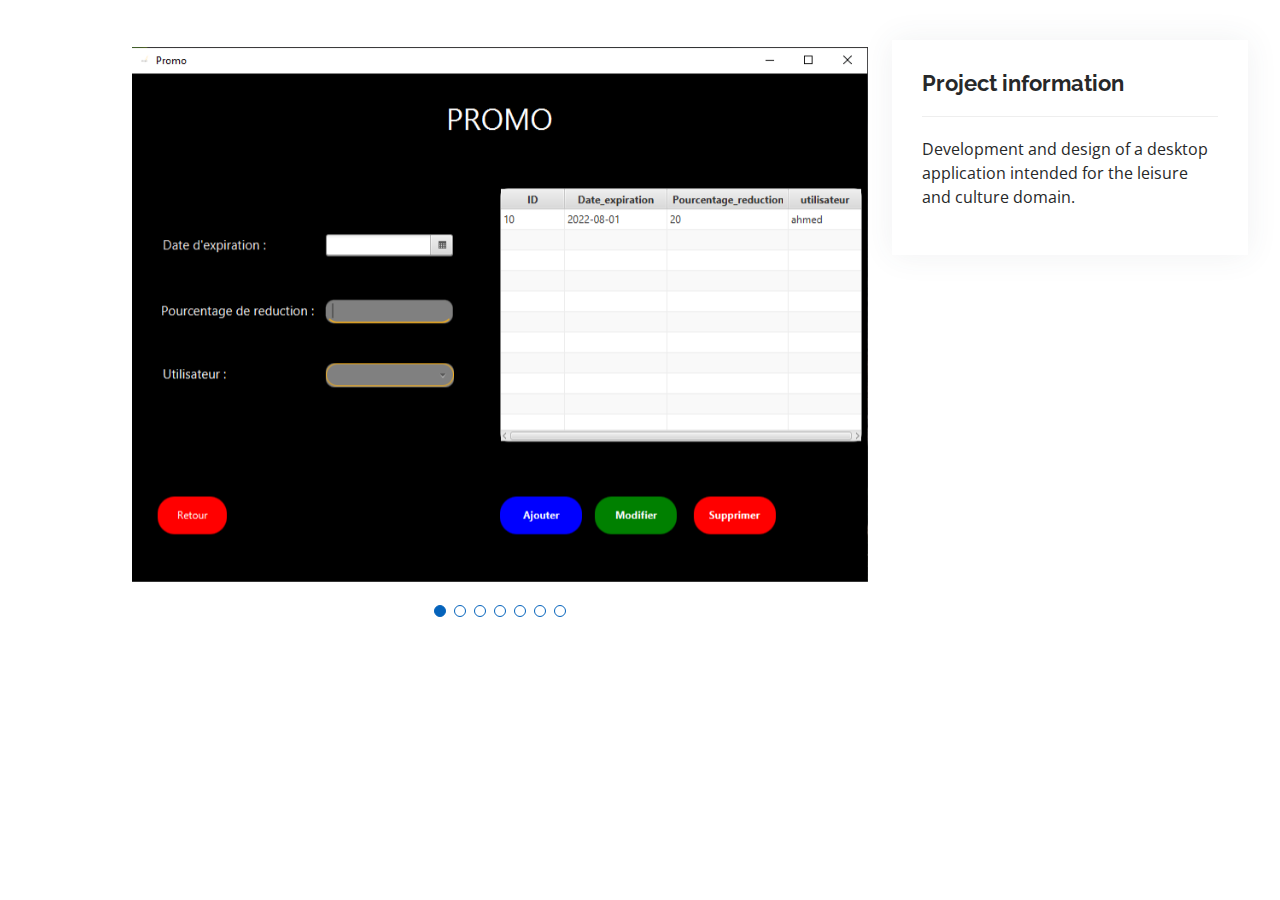
<file: desctop.html>
<!DOCTYPE html>
<html lang="en">

<head>
  <meta charset="utf-8">
  <meta content="width=device-width, initial-scale=1.0" name="viewport">

  <title>Portfolio Details - Personal Bootstrap Template</title>
  <meta content="" name="description">
  <meta content="" name="keywords">

  <!-- Favicons -->
  <link href="assets/img/favicon.png" rel="icon">
  <link href="assets/img/apple-touch-icon.png" rel="apple-touch-icon">

  <!-- Google Fonts -->
  <link href="https://fonts.googleapis.com/css?family=Open+Sans:300,300i,400,400i,600,600i,700,700i|Raleway:300,300i,400,400i,500,500i,600,600i,700,700i|Poppins:300,300i,400,400i,500,500i,600,600i,700,700i" rel="stylesheet">

  <!-- Vendor CSS Files -->
  <link href="assets/vendor/aos/aos.css" rel="stylesheet">
  <link href="assets/vendor/bootstrap/css/bootstrap.min.css" rel="stylesheet">
  <link href="assets/vendor/bootstrap-icons/bootstrap-icons.css" rel="stylesheet">
  <link href="assets/vendor/boxicons/css/boxicons.min.css" rel="stylesheet">
  <link href="assets/vendor/glightbox/css/glightbox.min.css" rel="stylesheet">
  <link href="assets/vendor/swiper/swiper-bundle.min.css" rel="stylesheet">

  <!-- Template Main CSS File -->
  <link href="assets/css/style.css" rel="stylesheet">

  <!-- =======================================================
  * Template Name: MyResume - v4.10.0
  * Template URL: https://bootstrapmade.com/free-html-bootstrap-template-my-resume/
  * Author: BootstrapMade.com
  * License: https://bootstrapmade.com/license/
  ======================================================== -->
</head>

<body>

  <main id="main">

    <!-- ======= Portfolio Details Section ======= -->
    <section id="portfolio-details" class="portfolio-details">
      <div class="container">

        <div class="row gy-4">

          <div class="col-lg-8">
            <div class="portfolio-details-slider swiper">
              <div class="swiper-wrapper align-items-center">

                <div class="swiper-slide">
                  <img src="assets/img/portfolio/promo java.PNG" alt="">
                </div>

                <div class="swiper-slide">
                  <img src="assets/img/portfolio/bon plan java.PNG" alt="">
                </div>

                <div class="swiper-slide">
                  <img src="assets/img/portfolio/event java.PNG" alt="">
                </div>

                <div class="swiper-slide">
                  <img src="assets/img/portfolio/mot de passe oublié java.PNG" alt="">
                </div>
                <div class="swiper-slide">
                  <img src="assets/img/portfolio/liste users java.PNG" alt="">
                </div>
                <div class="swiper-slide">
                  <img src="assets/img/portfolio/login java.PNG" alt="">
                </div>
                <div class="swiper-slide">
                  <img src="assets/img/portfolio/bon plan java.PNG" alt="">
                </div>
                
              </div>
              <div class="swiper-pagination"></div>
            </div>
          </div>

          <div class="col-lg-4">
            <div class="portfolio-info">
              <h3>Project information</h3>
              <p>
                Development and design of a desktop application intended for the leisure and culture domain.</p>              <!-- <ul>
                <li><strong>Category</strong>: Web design</li>
                <li><strong>Client</strong>: ASU Company</li>
                <li><strong>Project date</strong>: 01 March, 2020</li>
                <li><strong>Project URL</strong>: <a href="#">www.example.com</a></li>
              </ul> -->
            </div>
            <div class="portfolio-description">
              <!-- <h2>This is an example of portfolio detail</h2> -->
             
            </div>
          </div>

        </div>

      </div>
    </section><!-- End Portfolio Details Section -->

  </main><!-- End #main -->

  <div id="preloader"></div>
  <a href="#" class="back-to-top d-flex align-items-center justify-content-center"><i class="bi bi-arrow-up-short"></i></a>

  <!-- Vendor JS Files -->
  <script src="assets/vendor/purecounter/purecounter_vanilla.js"></script>
  <script src="assets/vendor/aos/aos.js"></script>
  <script src="assets/vendor/bootstrap/js/bootstrap.bundle.min.js"></script>
  <script src="assets/vendor/glightbox/js/glightbox.min.js"></script>
  <script src="assets/vendor/isotope-layout/isotope.pkgd.min.js"></script>
  <script src="assets/vendor/swiper/swiper-bundle.min.js"></script>
  <script src="assets/vendor/typed.js/typed.min.js"></script>
  <script src="assets/vendor/waypoints/noframework.waypoints.js"></script>
  <script src="assets/vendor/php-email-form/validate.js"></script>

  <!-- Template Main JS File -->
  <script src="assets/js/main.js"></script>

</body>

</html>
</file>
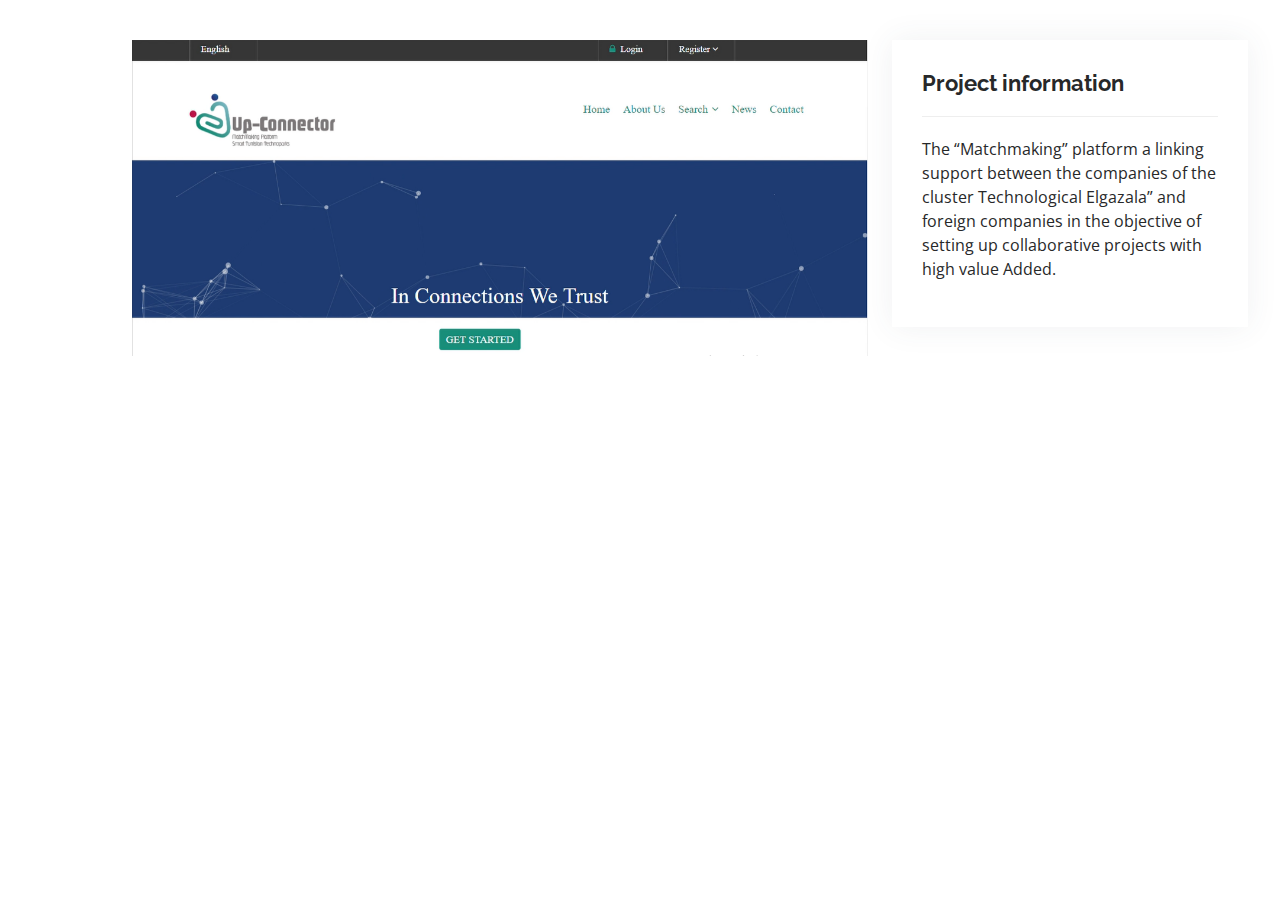
<file: matchmaking.html>
<!DOCTYPE html>
<html lang="en">

<head>
  <meta charset="utf-8">
  <meta content="width=device-width, initial-scale=1.0" name="viewport">

  <title>Portfolio Details - Personal Bootstrap Template</title>
  <meta content="" name="description">
  <meta content="" name="keywords">

  <!-- Favicons -->
  <link href="assets/img/favicon.png" rel="icon">
  <link href="assets/img/apple-touch-icon.png" rel="apple-touch-icon">

  <!-- Google Fonts -->
  <link href="https://fonts.googleapis.com/css?family=Open+Sans:300,300i,400,400i,600,600i,700,700i|Raleway:300,300i,400,400i,500,500i,600,600i,700,700i|Poppins:300,300i,400,400i,500,500i,600,600i,700,700i" rel="stylesheet">

  <!-- Vendor CSS Files -->
  <link href="assets/vendor/aos/aos.css" rel="stylesheet">
  <link href="assets/vendor/bootstrap/css/bootstrap.min.css" rel="stylesheet">
  <link href="assets/vendor/bootstrap-icons/bootstrap-icons.css" rel="stylesheet">
  <link href="assets/vendor/boxicons/css/boxicons.min.css" rel="stylesheet">
  <link href="assets/vendor/glightbox/css/glightbox.min.css" rel="stylesheet">
  <link href="assets/vendor/swiper/swiper-bundle.min.css" rel="stylesheet">

  <!-- Template Main CSS File -->
  <link href="assets/css/style.css" rel="stylesheet">

  <!-- =======================================================
  * Template Name: MyResume - v4.10.0
  * Template URL: https://bootstrapmade.com/free-html-bootstrap-template-my-resume/
  * Author: BootstrapMade.com
  * License: https://bootstrapmade.com/license/
  ======================================================== -->
</head>

<body>

  <main id="main">

    <!-- ======= Portfolio Details Section ======= -->
    <section id="portfolio-details" class="portfolio-details">
      <div class="container">

        <div class="row gy-4">

          <div class="col-lg-8">
            <div class="portfolio-details-slider swiper">
              <div class="swiper-wrapper align-items-center">

                <div class="swiper-slide">
                  <img src="assets/img/portfolio/Capture1.PNG" alt="">
                </div>

                
                
              </div>
              <div class="swiper-pagination"></div>
            </div>
          </div>

          <div class="col-lg-4">
            <div class="portfolio-info">
              <h3>Project information</h3>
              <p>
                The “Matchmaking” platform a linking support between the companies of the cluster Technological Elgazala” and foreign companies in the objective of setting up collaborative projects with high value Added.</p>              <!-- <ul>
                <li><strong>Category</strong>: Web design</li>
                <li><strong>Client</strong>: ASU Company</li>
                <li><strong>Project date</strong>: 01 March, 2020</li>
                <li><strong>Project URL</strong>: <a href="#">www.example.com</a></li>
              </ul> -->
            </div>
            <div class="portfolio-description">
              <!-- <h2>This is an example of portfolio detail</h2> -->
             
            </div>
          </div>

        </div>

      </div>
    </section><!-- End Portfolio Details Section -->

  </main><!-- End #main -->

  <div id="preloader"></div>
  <a href="#" class="back-to-top d-flex align-items-center justify-content-center"><i class="bi bi-arrow-up-short"></i></a>

  <!-- Vendor JS Files -->
  <script src="assets/vendor/purecounter/purecounter_vanilla.js"></script>
  <script src="assets/vendor/aos/aos.js"></script>
  <script src="assets/vendor/bootstrap/js/bootstrap.bundle.min.js"></script>
  <script src="assets/vendor/glightbox/js/glightbox.min.js"></script>
  <script src="assets/vendor/isotope-layout/isotope.pkgd.min.js"></script>
  <script src="assets/vendor/swiper/swiper-bundle.min.js"></script>
  <script src="assets/vendor/typed.js/typed.min.js"></script>
  <script src="assets/vendor/waypoints/noframework.waypoints.js"></script>
  <script src="assets/vendor/php-email-form/validate.js"></script>

  <!-- Template Main JS File -->
  <script src="assets/js/main.js"></script>

</body>

</html>
</file>
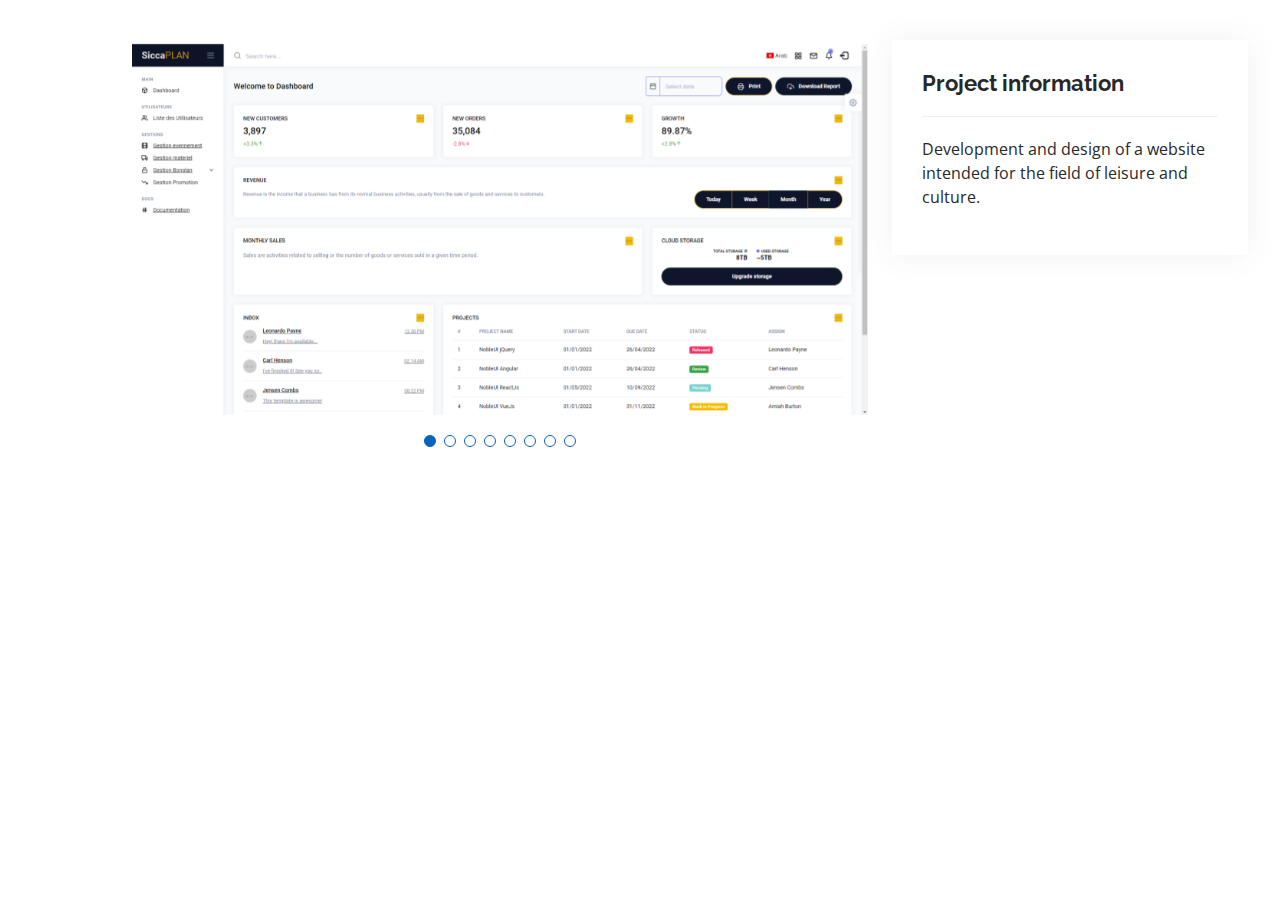
<file: portfolio-details.html>
<!DOCTYPE html>
<html lang="en">

<head>
  <meta charset="utf-8">
  <meta content="width=device-width, initial-scale=1.0" name="viewport">

  <title>Portfolio Details - Personal Bootstrap Template</title>
  <meta content="" name="description">
  <meta content="" name="keywords">

  <!-- Favicons -->
  <link href="assets/img/favicon.png" rel="icon">
  <link href="assets/img/apple-touch-icon.png" rel="apple-touch-icon">

  <!-- Google Fonts -->
  <link href="https://fonts.googleapis.com/css?family=Open+Sans:300,300i,400,400i,600,600i,700,700i|Raleway:300,300i,400,400i,500,500i,600,600i,700,700i|Poppins:300,300i,400,400i,500,500i,600,600i,700,700i" rel="stylesheet">

  <!-- Vendor CSS Files -->
  <link href="assets/vendor/aos/aos.css" rel="stylesheet">
  <link href="assets/vendor/bootstrap/css/bootstrap.min.css" rel="stylesheet">
  <link href="assets/vendor/bootstrap-icons/bootstrap-icons.css" rel="stylesheet">
  <link href="assets/vendor/boxicons/css/boxicons.min.css" rel="stylesheet">
  <link href="assets/vendor/glightbox/css/glightbox.min.css" rel="stylesheet">
  <link href="assets/vendor/swiper/swiper-bundle.min.css" rel="stylesheet">

  <!-- Template Main CSS File -->
  <link href="assets/css/style.css" rel="stylesheet">

  <!-- =======================================================
  * Template Name: MyResume - v4.10.0
  * Template URL: https://bootstrapmade.com/free-html-bootstrap-template-my-resume/
  * Author: BootstrapMade.com
  * License: https://bootstrapmade.com/license/
  ======================================================== -->
</head>

<body>

  <main id="main">

    <!-- ======= Portfolio Details Section ======= -->
    <section id="portfolio-details" class="portfolio-details">
      <div class="container">

        <div class="row gy-4">

          <div class="col-lg-8">
            <div class="portfolio-details-slider swiper">
              <div class="swiper-wrapper align-items-center">

                <div class="swiper-slide">
                  <img src="assets/img/portfolio/dash admin.PNG" alt="">
                </div>

                <div class="swiper-slide">
                  <img src="assets/img/portfolio/promotion.PNG" alt="">
                </div>

                <div class="swiper-slide">
                  <img src="assets/img/portfolio/CAPADMIN5 AJOUT.PNG" alt="">
                </div>

                <div class="swiper-slide">
                  <img src="assets/img/portfolio/CAPADMIN3.PNG" alt="">
                </div>
                <div class="swiper-slide">
                  <img src="assets/img/portfolio/registr.PNG" alt="">
                </div>
                <div class="swiper-slide">
                  <img src="assets/img/portfolio/taper mot de passe.PNG" alt="">
                </div>
                <div class="swiper-slide">
                  <img src="assets/img/portfolio/login.PNG" alt="">
                </div>
                <div class="swiper-slide">
                  <img src="assets/img/portfolio/CAP5.PNG" alt="">
                </div>
              </div>
              <div class="swiper-pagination"></div>
            </div>
          </div>

          <div class="col-lg-4">
            <div class="portfolio-info">
              <h3>Project information</h3>
              <p>
                Development and design of a website intended for the field of leisure and culture.              </p>
              <!-- <ul>
                <li><strong>Category</strong>: Web design</li>
                <li><strong>Client</strong>: ASU Company</li>
                <li><strong>Project date</strong>: 01 March, 2020</li>
                <li><strong>Project URL</strong>: <a href="#">www.example.com</a></li>
              </ul> -->
            </div>
            <div class="portfolio-description">
              <!-- <h2>This is an example of portfolio detail</h2> -->
             
            </div>
          </div>

        </div>

      </div>
    </section><!-- End Portfolio Details Section -->

  </main><!-- End #main -->

  <div id="preloader"></div>
  <a href="#" class="back-to-top d-flex align-items-center justify-content-center"><i class="bi bi-arrow-up-short"></i></a>

  <!-- Vendor JS Files -->
  <script src="assets/vendor/purecounter/purecounter_vanilla.js"></script>
  <script src="assets/vendor/aos/aos.js"></script>
  <script src="assets/vendor/bootstrap/js/bootstrap.bundle.min.js"></script>
  <script src="assets/vendor/glightbox/js/glightbox.min.js"></script>
  <script src="assets/vendor/isotope-layout/isotope.pkgd.min.js"></script>
  <script src="assets/vendor/swiper/swiper-bundle.min.js"></script>
  <script src="assets/vendor/typed.js/typed.min.js"></script>
  <script src="assets/vendor/waypoints/noframework.waypoints.js"></script>
  <script src="assets/vendor/php-email-form/validate.js"></script>

  <!-- Template Main JS File -->
  <script src="assets/js/main.js"></script>

</body>

</html>
</file>
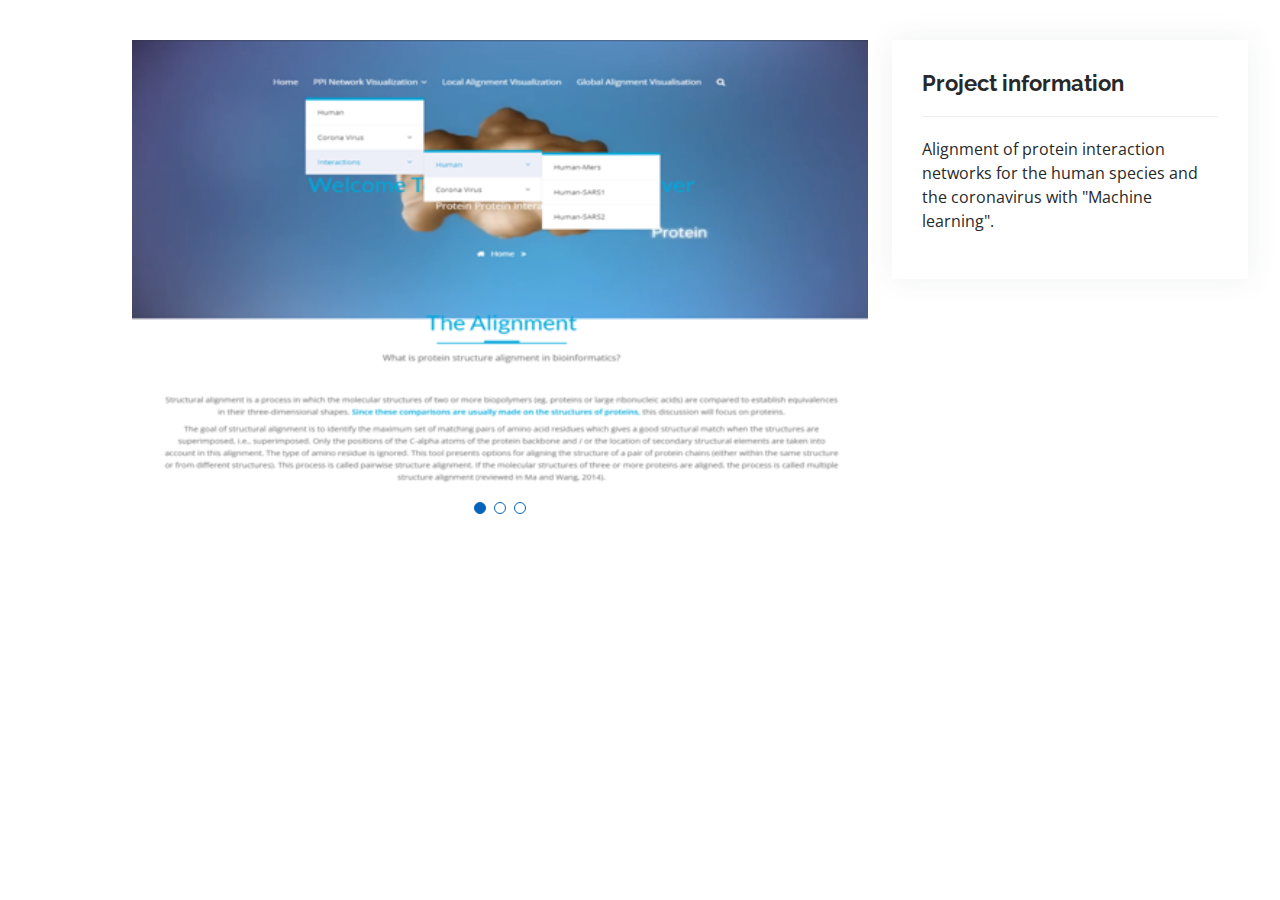
<file: sars.html>
<!DOCTYPE html>
<html lang="en">

<head>
  <meta charset="utf-8">
  <meta content="width=device-width, initial-scale=1.0" name="viewport">

  <title>Portfolio Details - Personal Bootstrap Template</title>
  <meta content="" name="description">
  <meta content="" name="keywords">

  <!-- Favicons -->
  <link href="assets/img/favicon.png" rel="icon">
  <link href="assets/img/apple-touch-icon.png" rel="apple-touch-icon">

  <!-- Google Fonts -->
  <link href="https://fonts.googleapis.com/css?family=Open+Sans:300,300i,400,400i,600,600i,700,700i|Raleway:300,300i,400,400i,500,500i,600,600i,700,700i|Poppins:300,300i,400,400i,500,500i,600,600i,700,700i" rel="stylesheet">

  <!-- Vendor CSS Files -->
  <link href="assets/vendor/aos/aos.css" rel="stylesheet">
  <link href="assets/vendor/bootstrap/css/bootstrap.min.css" rel="stylesheet">
  <link href="assets/vendor/bootstrap-icons/bootstrap-icons.css" rel="stylesheet">
  <link href="assets/vendor/boxicons/css/boxicons.min.css" rel="stylesheet">
  <link href="assets/vendor/glightbox/css/glightbox.min.css" rel="stylesheet">
  <link href="assets/vendor/swiper/swiper-bundle.min.css" rel="stylesheet">

  <!-- Template Main CSS File -->
  <link href="assets/css/style.css" rel="stylesheet">

  <!-- =======================================================
  * Template Name: MyResume - v4.10.0
  * Template URL: https://bootstrapmade.com/free-html-bootstrap-template-my-resume/
  * Author: BootstrapMade.com
  * License: https://bootstrapmade.com/license/
  ======================================================== -->
</head>

<body>

  <main id="main">

    <!-- ======= Portfolio Details Section ======= -->
    <section id="portfolio-details" class="portfolio-details">
      <div class="container">

        <div class="row gy-4">

          <div class="col-lg-8">
            <div class="portfolio-details-slider swiper">
              <div class="swiper-wrapper align-items-center">

                <div class="swiper-slide">
                  <img src="assets/img/portfolio/Capture00.PNG" alt="">
                </div>

                <div class="swiper-slide">
                  <img src="assets/img/portfolio/Capture174.PNG" alt="">
                </div>

                <div class="swiper-slide">
                  <img src="assets/img/portfolio/Capture80.PNG" alt="">
                </div>

               
              </div>
              <div class="swiper-pagination"></div>
            </div>
          </div>

          <div class="col-lg-4">
            <div class="portfolio-info">
              <h3>Project information</h3>
              <p>
                Alignment of protein interaction networks for the human species and the coronavirus with "Machine learning".     </p>
              <!-- <ul>
                <li><strong>Category</strong>: Web design</li>
                <li><strong>Client</strong>: ASU Company</li>
                <li><strong>Project date</strong>: 01 March, 2020</li>
                <li><strong>Project URL</strong>: <a href="#">www.example.com</a></li>
              </ul> -->
            </div>
            <div class="portfolio-description">
              <!-- <h2>This is an example of portfolio detail</h2> -->
             
            </div>
          </div>

        </div>

      </div>
    </section><!-- End Portfolio Details Section -->

  </main><!-- End #main -->

  <div id="preloader"></div>
  <a href="#" class="back-to-top d-flex align-items-center justify-content-center"><i class="bi bi-arrow-up-short"></i></a>

  <!-- Vendor JS Files -->
  <script src="assets/vendor/purecounter/purecounter_vanilla.js"></script>
  <script src="assets/vendor/aos/aos.js"></script>
  <script src="assets/vendor/bootstrap/js/bootstrap.bundle.min.js"></script>
  <script src="assets/vendor/glightbox/js/glightbox.min.js"></script>
  <script src="assets/vendor/isotope-layout/isotope.pkgd.min.js"></script>
  <script src="assets/vendor/swiper/swiper-bundle.min.js"></script>
  <script src="assets/vendor/typed.js/typed.min.js"></script>
  <script src="assets/vendor/waypoints/noframework.waypoints.js"></script>
  <script src="assets/vendor/php-email-form/validate.js"></script>

  <!-- Template Main JS File -->
  <script src="assets/js/main.js"></script>

</body>

</html>
</file>
<file: assets/css/style.css>
/**
* Template Name: MyResume - v4.10.0
* Template URL: https://bootstrapmade.com/free-html-bootstrap-template-my-resume/
* Author: BootstrapMade.com
* License: https://bootstrapmade.com/license/
*/

/*--------------------------------------------------------------
# General
--------------------------------------------------------------*/
body {
  font-family: "Open Sans", sans-serif;
  color: #272829;
}

a {
  color: #0563bb;
  text-decoration: none;
}

a:hover {
  color: #067ded;
  text-decoration: none;
}

h1,
h2,
h3,
h4,
h5,
h6 {
  font-family: "Raleway", sans-serif;
}

/*--------------------------------------------------------------
# Back to top button
--------------------------------------------------------------*/
.back-to-top {
  position: fixed;
  visibility: hidden;
  opacity: 0;
  right: 15px;
  bottom: 15px;
  z-index: 996;
  background: #0563bb;
  width: 40px;
  height: 40px;
  border-radius: 50px;
  transition: all 0.4s;
}

.back-to-top i {
  font-size: 28px;
  color: #fff;
  line-height: 0;
}

.back-to-top:hover {
  background: #0678e3;
  color: #fff;
}

.back-to-top.active {
  visibility: visible;
  opacity: 1;
}

/*--------------------------------------------------------------
# Preloader
--------------------------------------------------------------*/
#preloader {
  position: fixed;
  top: 0;
  left: 0;
  right: 0;
  bottom: 0;
  z-index: 9999;
  overflow: hidden;
  background: #fff;
}

#preloader:before {
  content: "";
  position: fixed;
  top: calc(50% - 30px);
  left: calc(50% - 30px);
  border: 6px solid #0563bb;
  border-top-color: #fff;
  border-bottom-color: #fff;
  border-radius: 50%;
  width: 60px;
  height: 60px;
  -webkit-animation: animate-preloader 1s linear infinite;
  animation: animate-preloader 1s linear infinite;
}

@-webkit-keyframes animate-preloader {
  0% {
    transform: rotate(0deg);
  }

  100% {
    transform: rotate(360deg);
  }
}

@keyframes animate-preloader {
  0% {
    transform: rotate(0deg);
  }

  100% {
    transform: rotate(360deg);
  }
}

/*--------------------------------------------------------------
# Disable aos animation delay on mobile devices
--------------------------------------------------------------*/
@media screen and (max-width: 768px) {
  [data-aos-delay] {
    transition-delay: 0 !important;
  }
}

/*--------------------------------------------------------------
# Header
--------------------------------------------------------------*/
#header {
  position: fixed;
  top: 0;
  left: 0;
  bottom: 0;
  z-index: 9997;
  transition: all 0.5s;
  padding: 15px;
  overflow-y: auto;
}

@media (max-width: 991px) {
  #header {
    width: 300px;
    background: #fff;
    border-right: 1px solid #e6e9ec;
    left: -300px;
  }
}

@media (min-width: 991px) {
  #main {
    margin-left: 100px;
  }
}

/*--------------------------------------------------------------
# Navigation Menu
--------------------------------------------------------------*/
/**
* Desktop Navigation 
*/
.nav-menu {
  padding: 0;
  display: block;
}

.nav-menu * {
  margin: 0;
  padding: 0;
  list-style: none;
}

.nav-menu>ul>li {
  position: relative;
  white-space: nowrap;
}

.nav-menu a,
.nav-menu a:focus {
  display: flex;
  align-items: center;
  color: #45505b;
  padding: 10px 18px;
  margin-bottom: 8px;
  transition: 0.3s;
  font-size: 15px;
  border-radius: 50px;
  background: #f2f3f5;
  height: 56px;
  width: 100%;
  overflow: hidden;
  transition: 0.3s;
}

.nav-menu a i,
.nav-menu a:focus i {
  font-size: 20px;
}

.nav-menu a span,
.nav-menu a:focus span {
  padding: 0 5px 0 7px;
  color: #45505b;
}

@media (min-width: 992px) {

  .nav-menu a,
  .nav-menu a:focus {
    width: 56px;
  }

  .nav-menu a span,
  .nav-menu a:focus span {
    display: none;
    color: #fff;
  }
}

.nav-menu a:hover,
.nav-menu .active,
.nav-menu .active:focus,
.nav-menu li:hover>a {
  color: #fff;
  background: #0563bb;
}

.nav-menu a:hover span,
.nav-menu .active span,
.nav-menu .active:focus span,
.nav-menu li:hover>a span {
  color: #fff;
}

.nav-menu a:hover,
.nav-menu li:hover>a {
  width: 100%;
  color: #fff;
}

.nav-menu a:hover span,
.nav-menu li:hover>a span {
  display: block;
}

/**
* Mobile Navigation 
*/
.mobile-nav-toggle {
  position: fixed;
  right: 10px;
  top: 10px;
  z-index: 9998;
  border: 0;
  background: none;
  font-size: 28px;
  transition: all 0.4s;
  outline: none !important;
  line-height: 0;
  cursor: pointer;
  border-radius: 50px;
  padding: 5px;
}

.mobile-nav-toggle i {
  color: #45505b;
}

.mobile-nav-active {
  overflow: hidden;
}

.mobile-nav-active #header {
  left: 0;
}

.mobile-nav-active .mobile-nav-toggle {
  color: #fff;
  background-color: #0563bb;
}

/*--------------------------------------------------------------
# Hero Section
--------------------------------------------------------------*/
#hero {
  width: 100%;
  height: 100vh;
  background: url("../img/test.jpg") top right no-repeat;
  background-size: cover;
  position: relative;
}













@media (min-width: 992px) {
  #hero {
    padding-left: 160px;
  }
}

#hero:before {
  content: "";
  background: rgba(255, 255, 255, 0.8);
  position: absolute;
  bottom: 0;
  top: 0;
  left: 0;
  right: 0;
}

#hero h1 {
  margin: 0;
  font-size: 64px;
  font-weight: 700;
  line-height: 56px;
  color: #45505b;
}

#hero p {
  color: #45505b;
  margin: 15px 0 0 0;
  font-size: 26px;
  font-family: "Poppins", sans-serif;
}

#hero p span {
  color: #0563bb;
  letter-spacing: 1px;
}

#hero .social-links {
  margin-top: 30px;
}

#hero .social-links a {
  font-size: 24px;
  display: inline-block;
  color: #45505b;
  line-height: 1;
  margin-right: 20px;
  transition: 0.3s;
}

#hero .social-links a:hover {
  color: #0563bb;
}

@media (max-width: 992px) {
  #hero {
    text-align: center;
  }

  #hero h1 {
    font-size: 32px;
    line-height: 36px;
  }

  #hero p {
    margin-top: 10px;
    font-size: 20px;
    line-height: 24px;
  }
}

/*--------------------------------------------------------------
# Sections General
--------------------------------------------------------------*/
section {
  padding: 60px 0;
  overflow: hidden;
}

.section-title {
  text-align: center;
  padding-bottom: 30px;
}

.section-title h2 {
  font-size: 32px;
  font-weight: bold;
  text-transform: uppercase;
  margin-bottom: 20px;
  padding-bottom: 20px;
  position: relative;
  color: #45505b;
}

.section-title h2::before {
  content: "";
  position: absolute;
  display: block;
  width: 120px;
  height: 1px;
  background: #ddd;
  bottom: 1px;
  left: calc(50% - 60px);
}

.section-title h2::after {
  content: "";
  position: absolute;
  display: block;
  width: 40px;
  height: 3px;
  background: #0563bb;
  bottom: 0;
  left: calc(50% - 20px);
}

.section-title p {
  margin-bottom: 0;
}

/*--------------------------------------------------------------
# About
--------------------------------------------------------------*/
.about .content h3 {
  font-weight: 700;
  font-size: 26px;
  color: #728394;
}

.about .content ul {
  list-style: none;
  padding: 0;
}

.about .content ul li {
  margin-bottom: 20px;
  display: flex;
  align-items: center;
}

.about .content ul strong {
  margin-right: 10px;
}

.about .content ul i {
  font-size: 16px;
  margin-right: 5px;
  color: #0563bb;
  line-height: 0;
}

.about .content p:last-child {
  margin-bottom: 0;
}

/*--------------------------------------------------------------
# Facts
--------------------------------------------------------------*/
.facts .count-box {
  padding: 30px 30px 25px 30px;
  margin-top: 30px;
  width: 100%;
  position: relative;
  text-align: center;
  background: #fff;
}

.facts .count-box i {
  position: absolute;
  top: -25px;
  left: 50%;
  transform: translateX(-50%);
  font-size: 24px;
  background: #0563bb;
  color: #fff;
  border-radius: 50px;
  display: inline-flex;
  align-items: center;
  justify-content: center;
  width: 48px;
  height: 48px;
}

.facts .count-box span {
  font-size: 36px;
  display: block;
  font-weight: 600;
  color: #011426;
}

.facts .count-box p {
  padding: 0;
  margin: 0;
  font-family: "Raleway", sans-serif;
  font-size: 14px;
}

/*--------------------------------------------------------------
# Akills
--------------------------------------------------------------*/
.skills .progress {
  height: 60px;
  display: block;
  background: none;
  border-radius: 0;
}

.skills .progress .skill {
  padding: 10px 0;
  margin: 0;
  text-transform: uppercase;
  display: block;
  font-weight: 600;
  font-family: "Poppins", sans-serif;
  color: #45505b;
}

.skills .progress .skill .val {
  float: right;
  font-style: normal;
}

.skills .progress-bar-wrap {
  background: #f2f3f5;
}

.skills .progress-bar {
  width: 1px;
  height: 10px;
  transition: 0.9s;
  background-color: #0563bb;
}

/*--------------------------------------------------------------
# Resume
--------------------------------------------------------------*/
.resume .resume-title {
  font-size: 26px;
  font-weight: 700;
  margin-top: 20px;
  margin-bottom: 20px;
  color: #45505b;
}

.resume .resume-item {
  padding: 0 0 20px 20px;
  margin-top: -2px;
  border-left: 2px solid #0563bb;
  position: relative;
}

.resume .resume-item h4 {
  line-height: 18px;
  font-size: 18px;
  font-weight: 600;
  text-transform: uppercase;
  font-family: "Poppins", sans-serif;
  color: #0563bb;
  margin-bottom: 10px;
}

.resume .resume-item h5 {
  font-size: 16px;
  background: #f7f8f9;
  padding: 5px 15px;
  display: inline-block;
  font-weight: 600;
  margin-bottom: 10px;
}

.resume .resume-item ul {
  padding-left: 20px;
}

.resume .resume-item ul li {
  padding-bottom: 10px;
}

.resume .resume-item:last-child {
  padding-bottom: 0;
}

.resume .resume-item::before {
  content: "";
  position: absolute;
  width: 16px;
  height: 16px;
  border-radius: 50px;
  left: -9px;
  top: 0;
  background: #fff;
  border: 2px solid #0563bb;
}

/*--------------------------------------------------------------
# Portfolio
--------------------------------------------------------------*/
.portfolio .portfolio-item {
  margin-bottom: 30px;
}

.portfolio #portfolio-flters {
  padding: 0;
  margin: 0 auto 25px auto;
  list-style: none;
  text-align: center;
  background: #fff;
  border-radius: 50px;
  padding: 2px 15px;
}

.portfolio #portfolio-flters li {
  cursor: pointer;
  display: inline-block;
  padding: 10px 15px;
  font-size: 14px;
  font-weight: 600;
  line-height: 1;
  text-transform: uppercase;
  color: #272829;
  margin-bottom: 5px;
  transition: all 0.3s ease-in-out;
}

.portfolio #portfolio-flters li:hover,
.portfolio #portfolio-flters li.filter-active {
  color: #0563bb;
}

.portfolio #portfolio-flters li:last-child {
  margin-right: 0;
}

.portfolio .portfolio-wrap {
  transition: 0.3s;
  position: relative;
  overflow: hidden;
  z-index: 1;
  background: rgba(69, 80, 91, 0.8);
}

.portfolio .portfolio-wrap::before {
  content: "";
  background: rgba(255, 255, 255, 0.7);
  position: absolute;
  left: 30px;
  right: 30px;
  top: 30px;
  bottom: 30px;
  transition: all ease-in-out 0.3s;
  z-index: 2;
  opacity: 0;
}

.portfolio .portfolio-wrap .portfolio-info {
  opacity: 0;
  position: absolute;
  top: 0;
  left: 0;
  right: 0;
  bottom: 0;
  text-align: center;
  z-index: 3;
  transition: all ease-in-out 0.3s;
  display: flex;
  flex-direction: column;
  justify-content: center;
  align-items: center;
}

.portfolio .portfolio-wrap .portfolio-info::before {
  display: block;
  content: "";
  width: 48px;
  height: 48px;
  position: absolute;
  top: 35px;
  left: 35px;
  border-top: 3px solid #d7dce1;
  border-left: 3px solid #d7dce1;
  transition: all 0.5s ease 0s;
  z-index: 9994;
}

.portfolio .portfolio-wrap .portfolio-info::after {
  display: block;
  content: "";
  width: 48px;
  height: 48px;
  position: absolute;
  bottom: 35px;
  right: 35px;
  border-bottom: 3px solid #d7dce1;
  border-right: 3px solid #d7dce1;
  transition: all 0.5s ease 0s;
  z-index: 9994;
}

.portfolio .portfolio-wrap .portfolio-info h4 {
  font-size: 20px;
  color: #45505b;
  font-weight: 600;
}

.portfolio .portfolio-wrap .portfolio-info p {
  color: #45505b;
  font-size: 14px;
  text-transform: uppercase;
  padding: 0;
  margin: 0;
}

.portfolio .portfolio-wrap .portfolio-links {
  text-align: center;
  z-index: 4;
}

.portfolio .portfolio-wrap .portfolio-links a {
  color: #45505b;
  margin: 0 2px;
  font-size: 28px;
  display: inline-block;
  transition: 0.3s;
}

.portfolio .portfolio-wrap .portfolio-links a:hover {
  color: #148af9;
}

.portfolio .portfolio-wrap:hover::before {
  top: 0;
  left: 0;
  right: 0;
  bottom: 0;
  opacity: 1;
}

.portfolio .portfolio-wrap:hover .portfolio-info {
  opacity: 1;
}

.portfolio .portfolio-wrap:hover .portfolio-info::before {
  top: 15px;
  left: 15px;
}

.portfolio .portfolio-wrap:hover .portfolio-info::after {
  bottom: 15px;
  right: 15px;
}

/*--------------------------------------------------------------
# Portfolio Details
--------------------------------------------------------------*/
.portfolio-details {
  padding-top: 40px;
}

.portfolio-details .portfolio-details-slider img {
  width: 100%;
}

.portfolio-details .portfolio-details-slider .swiper-pagination {
  margin-top: 20px;
  position: relative;
}

.portfolio-details .portfolio-details-slider .swiper-pagination .swiper-pagination-bullet {
  width: 12px;
  height: 12px;
  background-color: #fff;
  opacity: 1;
  border: 1px solid #0563bb;
}

.portfolio-details .portfolio-details-slider .swiper-pagination .swiper-pagination-bullet-active {
  background-color: #0563bb;
}

.portfolio-details .portfolio-info {
  padding: 30px;
  box-shadow: 0px 0 30px rgba(69, 80, 91, 0.08);
}

.portfolio-details .portfolio-info h3 {
  font-size: 22px;
  font-weight: 700;
  margin-bottom: 20px;
  padding-bottom: 20px;
  border-bottom: 1px solid #eee;
}

.portfolio-details .portfolio-info ul {
  list-style: none;
  padding: 0;
  font-size: 15px;
}

.portfolio-details .portfolio-info ul li+li {
  margin-top: 10px;
}

.portfolio-details .portfolio-description {
  padding-top: 30px;
}

.portfolio-details .portfolio-description h2 {
  font-size: 26px;
  font-weight: 700;
  margin-bottom: 20px;
}

.portfolio-details .portfolio-description p {
  padding: 0;
}

/*--------------------------------------------------------------
# Services
--------------------------------------------------------------*/
.services .icon-box {
  text-align: center;
  padding: 70px 20px 80px 20px;
  transition: all ease-in-out 0.3s;
  background: #fff;
  box-shadow: 0px 5px 90px 0px rgba(110, 123, 131, 0.05);
}

.services .icon-box .icon {
  margin: 0 auto;
  width: 100px;
  height: 100px;
  display: flex;
  align-items: center;
  justify-content: center;
  transition: ease-in-out 0.3s;
  position: relative;
}

.services .icon-box .icon i {
  font-size: 36px;
  transition: 0.5s;
  position: relative;
}

.services .icon-box .icon svg {
  position: absolute;
  top: 0;
  left: 0;
}

.services .icon-box .icon svg path {
  transition: 0.5s;
  fill: #f5f5f5;
}

.services .icon-box h4 {
  font-weight: 600;
  margin: 10px 0 15px 0;
  font-size: 22px;
}

.services .icon-box h4 a {
  color: #45505b;
  transition: ease-in-out 0.3s;
}

.services .icon-box p {
  line-height: 24px;
  font-size: 14px;
  margin-bottom: 0;
}

.services .icon-box:hover {
  border-color: #fff;
  box-shadow: 0px 0 35px 0 rgba(0, 0, 0, 0.08);
}

.services .iconbox-blue i {
  color: #47aeff;
}

.services .iconbox-blue:hover .icon i {
  color: #fff;
}

.services .iconbox-blue:hover .icon path {
  fill: #47aeff;
}

.services .iconbox-orange i {
  color: #ffa76e;
}

.services .iconbox-orange:hover .icon i {
  color: #fff;
}

.services .iconbox-orange:hover .icon path {
  fill: #ffa76e;
}

.services .iconbox-pink i {
  color: #e80368;
}

.services .iconbox-pink:hover .icon i {
  color: #fff;
}

.services .iconbox-pink:hover .icon path {
  fill: #e80368;
}

.services .iconbox-yellow i {
  color: #ffbb2c;
}

.services .iconbox-yellow:hover .icon i {
  color: #fff;
}

.services .iconbox-yellow:hover .icon path {
  fill: #ffbb2c;
}

.services .iconbox-red i {
  color: #ff5828;
}

.services .iconbox-red:hover .icon i {
  color: #fff;
}

.services .iconbox-red:hover .icon path {
  fill: #ff5828;
}

.services .iconbox-teal i {
  color: #11dbcf;
}

.services .iconbox-teal:hover .icon i {
  color: #fff;
}

.services .iconbox-teal:hover .icon path {
  fill: #11dbcf;
}

/*--------------------------------------------------------------
# Testimonials
--------------------------------------------------------------*/
.testimonials .section-header {
  margin-bottom: 40px;
}

.testimonials .testimonials-carousel,
.testimonials .testimonials-slider {
  overflow: hidden;
}

.testimonials .testimonial-item {
  text-align: center;
}

.testimonials .testimonial-item .testimonial-img {
  width: 120px;
  border-radius: 50%;
  border: 4px solid #fff;
  margin: 0 auto;
 
}

.testimonials .testimonial-item h3 {
  font-size: 20px;
  font-weight: bold;
  margin: 10px 0 5px 0;
  color: #111;
}

.testimonials .testimonial-item h4 {
  font-size: 14px;
  color: #999;
  margin: 0 0 15px 0;
}

.testimonials .testimonial-item .quote-icon-left,
.testimonials .testimonial-item .quote-icon-right {
  color: #90c8fc;
  font-size: 26px;
}

.testimonials .testimonial-item .quote-icon-left {
  display: inline-block;
  left: -5px;
  position: relative;
}

.testimonials .testimonial-item .quote-icon-right {
  display: inline-block;
  right: -5px;
  position: relative;
  top: 10px;
}

.testimonials .testimonial-item p {
  font-style: italic;
  margin: 0 auto 15px auto;
}

.testimonials .swiper-pagination {
  margin-top: 20px;
  position: relative;
}

.testimonials .swiper-pagination .swiper-pagination-bullet {
  width: 12px;
  height: 12px;
  background-color: #fff;
  opacity: 1;
  border: 1px solid #0563bb;
}

.testimonials .swiper-pagination .swiper-pagination-bullet-active {
  background-color: #0563bb;
}

@media (min-width: 992px) {
  .testimonials .testimonial-item p {
    width: 80%;
  }
}

/*--------------------------------------------------------------
# Contact
--------------------------------------------------------------*/
.contact .info {
  width: 100%;
  background: #fff;
}

.contact .info i {
  font-size: 20px;
  color: #0563bb;
  float: left;
  width: 44px;
  height: 44px;
  background: #eef7ff;
  display: flex;
  justify-content: center;
  align-items: center;
  border-radius: 50px;
  transition: all 0.3s ease-in-out;
}

.contact .info h4 {
  padding: 0 0 0 60px;
  font-size: 22px;
  font-weight: 600;
  margin-bottom: 5px;
  color: #45505b;
}

.contact .info p {
  padding: 0 0 0 60px;
  margin-bottom: 0;
  font-size: 14px;
  color: #728394;
}

.contact .info .email,
.contact .info .phone {
  margin-top: 40px;
}

.contact .info .email:hover i,
.contact .info .address:hover i,
.contact .info .phone:hover i {
  background: #0563bb;
  color: #fff;
}

.contact .php-email-form {
  width: 100%;
  background: #fff;
}

.contact .php-email-form .form-group {
  padding-bottom: 8px;
}

.contact .php-email-form .error-message {
  display: none;
  color: #fff;
  background: #ed3c0d;
  text-align: left;
  padding: 15px;
  font-weight: 600;
}

.contact .php-email-form .error-message br+br {
  margin-top: 25px;
}

.contact .php-email-form .sent-message {
  display: none;
  color: #fff;
  background: #18d26e;
  text-align: center;
  padding: 15px;
  font-weight: 600;
}

.contact .php-email-form .loading {
  display: none;
  background: #fff;
  text-align: center;
  padding: 15px;
}

.contact .php-email-form .loading:before {
  content: "";
  display: inline-block;
  border-radius: 50%;
  width: 24px;
  height: 24px;
  margin: 0 10px -6px 0;
  border: 3px solid #18d26e;
  border-top-color: #eee;
  -webkit-animation: animate-loading 1s linear infinite;
  animation: animate-loading 1s linear infinite;
}

.contact .php-email-form input,
.contact .php-email-form textarea {
  border-radius: 4px;
  box-shadow: none;
  font-size: 14px;
}

.contact .php-email-form input {
  height: 44px;
}

.contact .php-email-form textarea {
  padding: 10px 12px;
}

.contact .php-email-form button[type=submit] {
  background: #0563bb;
  border: 0;
  padding: 10px 35px;
  color: #fff;
  transition: 0.4s;
  border-radius: 50px;
}

.contact .php-email-form button[type=submit]:hover {
  background: #0678e3;
}

@-webkit-keyframes animate-loading {
  0% {
    transform: rotate(0deg);
  }

  100% {
    transform: rotate(360deg);
  }
}

@keyframes animate-loading {
  0% {
    transform: rotate(0deg);
  }

  100% {
    transform: rotate(360deg);
  }
}

/*--------------------------------------------------------------
# Footer
--------------------------------------------------------------*/
#footer {
  background: #f7f8f9;
  color: #45505b;
  font-size: 14px;
  text-align: center;
  padding: 30px 0;
}

#footer h3 {
  font-size: 36px;
  font-weight: 700;
  position: relative;
  font-family: "Poppins", sans-serif;
  padding: 0;
  margin: 0 0 15px 0;
}

#footer p {
  font-size: 15;
  font-style: italic;
  padding: 0;
  margin: 0 0 40px 0;
}

#footer .social-links {
  margin: 0 0 40px 0;
}

#footer .social-links a {
  font-size: 18px;
  display: inline-block;
  background: #0563bb;
  color: #fff;
  line-height: 1;
  padding: 8px 0;
  margin-right: 4px;
  border-radius: 50%;
  text-align: center;
  width: 36px;
  height: 36px;
  transition: 0.3s;
}

#footer .social-links a:hover {
  background: #0678e3;
  color: #fff;
  text-decoration: none;
}

#footer .copyright {
  margin: 0 0 5px 0;
}

#footer .credits {
  font-size: 13px;
}






img {

  display: block;
  margin-left: auto;
  margin-right: auto;
}




* {
  box-sizing: border-box;
}

/* Position the image container (needed to position the left and right arrows) */
.container {
  position: relative;
}

/* Hide the images by default */
.mySlides {
  display: none;
}

/* Add a pointer when hovering over the thumbnail images */
.cursor {
  cursor: pointer;
}

/* Next & previous buttons */
.prev,
.next {
  cursor: pointer;
  position: absolute;
  top: 40%;
  width: auto;
  padding: 16px;
  margin-top: -50px;
  color: white;
  font-weight: bold;
  font-size: 20px;
  border-radius: 0 3px 3px 0;
  user-select: none;
  -webkit-user-select: none;
}

/* Position the "next button" to the right */
.next {
  right: 0;
  border-radius: 3px 0 0 3px;
}

/* On hover, add a black background color with a little bit see-through */
.prev:hover,
.next:hover {
  background-color: rgba(0, 0, 0, 0.8);
}

/* Number text (1/3 etc) */
.numbertext {
  color: #f2f2f2;
  font-size: 12px;
  padding: 8px 12px;
  position: absolute;
  top: 0;
}

/* Container for image text */
.caption-container {
  text-align: center;
  background-color: #222;
  padding: 2px 16px;
  color: white;
}

.row:after {
  content: "";
  display: table;
  clear: both;
}

/* Six columns side by side */
.column {
  float: left;
  width: 16.66%;
}

/* Add a transparency effect for thumnbail images */
.demo {
  opacity: 0.6;
}

.active,
.demo:hover {
  opacity: 1;
}
</file>
